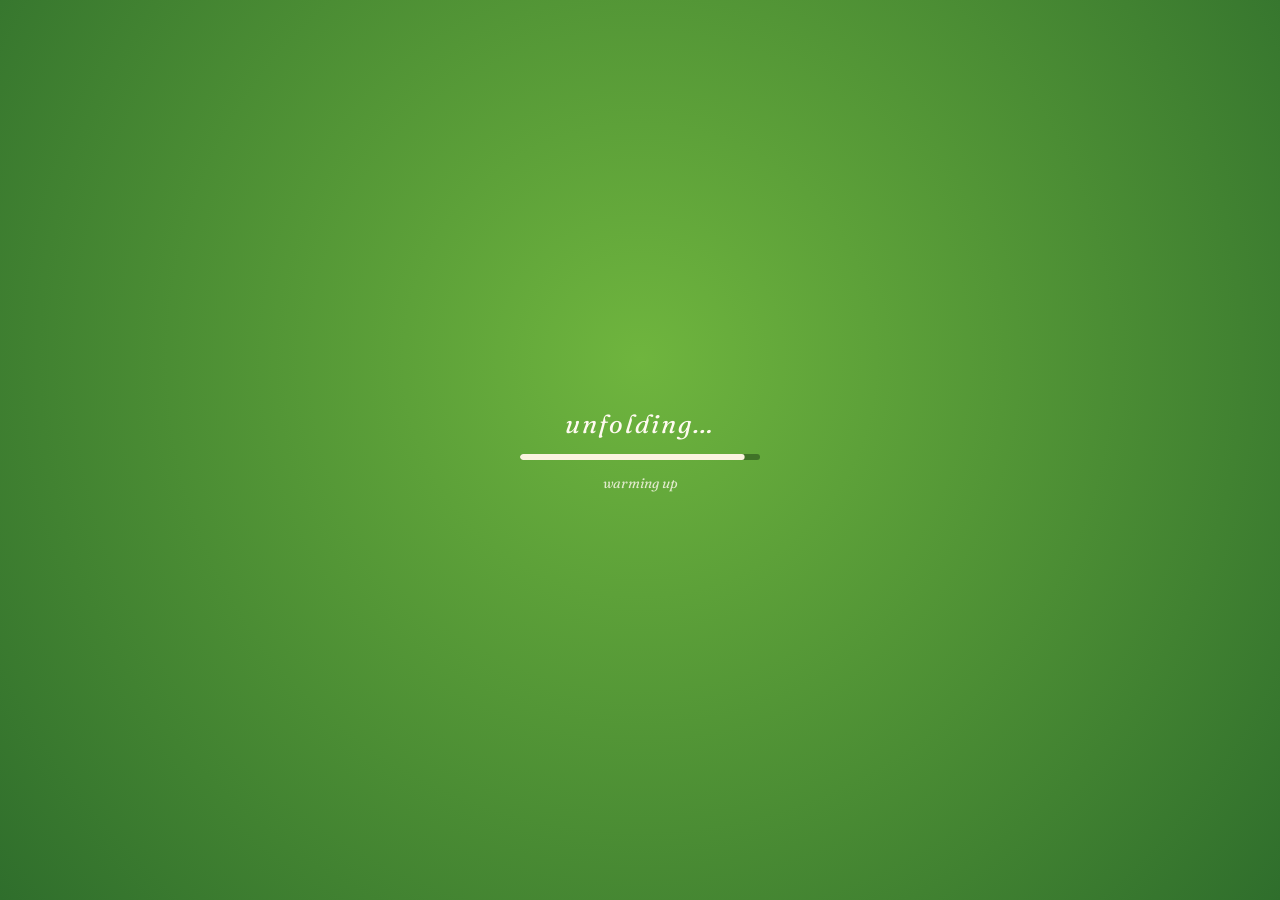
<file: index.html>
<!doctype html>
<html lang="en">
  <head>
    <meta charset="utf-8" />
    <meta name="viewport" content="width=device-width, initial-scale=1, maximum-scale=1, user-scalable=no, viewport-fit=cover" />
    <meta name="theme-color" content="#3d8a36" />
    <meta name="mobile-web-app-capable" content="yes" />
    <meta name="apple-mobile-web-app-capable" content="yes" />
    <meta name="apple-mobile-web-app-status-bar-style" content="black-translucent" />
    <meta name="description" content="An endless runner through worlds within worlds." />
    <title>EndlessRun</title>
    <link rel="manifest" href="manifest.webmanifest" />
    <link rel="icon" href="icon.svg" type="image/svg+xml" />
    <link rel="apple-touch-icon" href="icon.svg" />
    <!-- The loading screen's own look, here so it shows the moment the page
         arrives: the stylesheet loads alongside the code (see below) rather
         than holding the first paint up, and until it's in, nothing but the
         loading screen is shown. -->
    <style>
      html, body { margin: 0; height: 100%; overflow: hidden; background: #3d8a36; color: #fffaf0; font-family: 'Fraunces', Georgia, 'Times New Roman', serif; }
      html:not(.styled) body > :not(#ui):not(svg), html:not(.styled) #ui > :not(#loading) { display: none !important; }
      #loading { position: fixed; inset: 0; display: grid; place-items: center; align-content: center; gap: 14px; background: radial-gradient(circle at 50% 40%, #6fb53e, #2f6e2c); opacity: 1; visibility: visible; z-index: 50; }
      #loading:not(.show) { opacity: 0; visibility: hidden; pointer-events: none; transition: opacity 0.45s ease, visibility 0s linear 0.45s; }
      .loader-title { font-size: clamp(18px, 4vw, 26px); font-style: italic; letter-spacing: 0.08em; }
      .loader-bar { width: min(56vw, 240px); height: 6px; border-radius: 3px; background: rgba(20, 50, 18, 0.45); overflow: hidden; }
      .loader-bar i { display: block; height: 100%; width: 100%; border-radius: 3px; background: #fbf3e0; transform-origin: left; transform: scaleX(0); transition: transform 0.25s ease-out; }
      .loader-stage { margin: 0; min-height: 1.3em; font-size: 14px; font-style: italic; opacity: 0.8; }
      .loader-retry { display: none; font: italic 600 16px/1 'Fraunces', Georgia, serif; padding: 10px 18px; border: 2px solid #2a1d14; border-radius: 999px; background: #fbf3e0; color: #2a1d14; pointer-events: auto; cursor: pointer; }
      #loading.failed .loader-retry { display: block; }
      #loading.failed .loader-bar { display: none; }
    </style>
    <!-- release:start (written by tools/preload.py) -->
    <script type="importmap">
    {"imports":{"./src/main.js":"./src/main.js?v=f626dd43a8","./vendor/three/three.module.min.js":"./vendor/three/three.module.min.js?v=86bcee248b","./src/config.js":"./src/config.js?v=a0abd97c42","./src/render/shaders.js":"./src/render/shaders.js?v=8762252e1e","./src/render/textures.js":"./src/render/textures.js?v=6d802edcba","./src/game/game.js":"./src/game/game.js?v=5ba1ef0b8f","./src/game/runner-asset.js":"./src/game/runner-asset.js?v=820ba20132","./src/game/characters.js":"./src/game/characters.js?v=33189eeacd","./src/game/companions.js":"./src/game/companions.js?v=4e5c6d35dc","./src/world/index.js":"./src/world/index.js?v=f0cb629593","./src/world/world.js":"./src/world/world.js?v=2902d715fc","./src/game/prep.js":"./src/game/prep.js?v=e2e4f5b7a0","./src/core/input.js":"./src/core/input.js?v=60f061da86","./src/core/audio.js":"./src/core/audio.js?v=72e25c05c7","./src/ui/ui.js":"./src/ui/ui.js?v=c6880fafc3","./src/core/pacer.js":"./src/core/pacer.js?v=def43f8ae2","./src/core/quality.js":"./src/core/quality.js?v=8bfe731f23","./vendor/three/three.core.min.js":"./vendor/three/three.core.min.js?v=05b2609338","./src/render/candy.js":"./src/render/candy.js?v=a455b9b61f","./src/render/coast.js":"./src/render/coast.js?v=0663fd8f92","./src/core/rng.js":"./src/core/rng.js?v=abd1388a55","./src/render/particles.js":"./src/render/particles.js?v=f994d447a6","./src/game/course.js":"./src/game/course.js?v=1e674488dc","./src/game/chunks.js":"./src/game/chunks.js?v=f6cbbab127","./src/game/obstacles.js":"./src/game/obstacles.js?v=7e4a9fb5cb","./src/game/gems.js":"./src/game/gems.js?v=d65f5abdf4","./src/render/sparkles.js":"./src/render/sparkles.js?v=997ba51a70","./src/game/camera.js":"./src/game/camera.js?v=1260744e47","./src/game/portal.js":"./src/game/portal.js?v=6d3c037577","./src/game/dream.js":"./src/game/dream.js?v=4e124d06a9","./src/game/bubbles.js":"./src/game/bubbles.js?v=4258f1e8c6","./src/game/splash.js":"./src/game/splash.js?v=92b98edefe","./src/game/warp.js":"./src/game/warp.js?v=fb484729e7","./src/game/sands.js":"./src/game/sands.js?v=d0b8a8de44","./src/game/progress.js":"./src/game/progress.js?v=67f19c0593","./src/game/powers.js":"./src/game/powers.js?v=6f1eab5f09","./src/game/powerfx.js":"./src/game/powerfx.js?v=9a3afb67de","./src/game/wayfarer.js":"./src/game/wayfarer.js?v=8cc403e426","./src/game/explorer.js":"./src/game/explorer.js?v=90081e5006","./src/game/elder.js":"./src/game/elder.js?v=bab3fff0a0","./src/game/bunny.js":"./src/game/bunny.js?v=2b7d0f1765","./src/game/skater.js":"./src/game/skater.js?v=4bb8976a20","./src/game/samurai.js":"./src/game/samurai.js?v=1a6d4c07aa","./src/game/fisher.js":"./src/game/fisher.js?v=9dcc7f9fe2","./src/game/fox.js":"./src/game/fox.js?v=a81905a96b","./src/game/companion.js":"./src/game/companion.js?v=aadbff076e","./src/game/dragon.js":"./src/game/dragon.js?v=11e0b82cd0","./src/game/flyer.js":"./src/game/flyer.js?v=934fb13ac5","./src/game/pitcher.js":"./src/game/pitcher.js?v=861a45cc75","./src/game/sprout.js":"./src/game/sprout.js?v=6f41f0c5be","./src/game/thistle.js":"./src/game/thistle.js?v=255e570185","./src/game/scurrier.js":"./src/game/scurrier.js?v=6b72d24a5f","./src/game/crab.js":"./src/game/crab.js?v=1d0e301cc1","./src/game/scuttler.js":"./src/game/scuttler.js?v=574409ce76","./src/game/knotling.js":"./src/game/knotling.js?v=9601dbc5af","./src/game/roller.js":"./src/game/roller.js?v=379656cf31","./src/world/village.js":"./src/world/village.js?v=47d51ac366","./src/world/conservatory.js":"./src/world/conservatory.js?v=2e40981815","./src/world/forest.js":"./src/world/forest.js?v=a771bc0e32","./src/world/candy.js":"./src/world/candy.js?v=bfefc39dc7","./src/world/rooftops.js":"./src/world/rooftops.js?v=5252d9ae61","./src/world/corridor.js":"./src/world/corridor.js?v=e2e5a154c5","./src/world/causeway.js":"./src/world/causeway.js?v=769bab5fac","./src/world/hell.js":"./src/world/hell.js?v=b3ab1a8175","./src/world/time.js":"./src/world/time.js?v=ccadfa7690","./src/world/ocean.js":"./src/world/ocean.js?v=b53c74ec24","./src/world/coast.js":"./src/world/coast.js?v=4defad8761","./src/world/frost.js":"./src/world/frost.js?v=20f3330c81","./src/world/space.js":"./src/world/space.js?v=590468a61f","./src/render/batch.js":"./src/render/batch.js?v=ac0ce8dd63","./src/render/geo.js":"./src/render/geo.js?v=65235bbcb7","./src/world/planets.js":"./src/world/planets.js?v=0ae3276c9e","./src/world/river.js":"./src/world/river.js?v=9d1eb1658a","./src/game/drift.js":"./src/game/drift.js?v=1af79ddf31","./src/game/dust.js":"./src/game/dust.js?v=ea49fc9c99","./src/game/rig.js":"./src/game/rig.js?v=98e7195ada","./src/game/cloth.js":"./src/game/cloth.js?v=c7724fb614","./src/game/kit.js":"./src/game/kit.js?v=d22167362f","./src/game/outfit.js":"./src/game/outfit.js?v=af7aad6ba3","./src/game/player.js":"./src/game/player.js?v=6c458cb128","./src/game/spill.js":"./src/game/spill.js?v=796bd6ce32","./src/game/sparks.js":"./src/game/sparks.js?v=062d576e7f","./src/game/props.js":"./src/game/props.js?v=db53ab6b6e","./src/game/seeds.js":"./src/game/seeds.js?v=2d185d41e4","./src/game/splashes.js":"./src/game/splashes.js?v=4a8f28cdb0","./src/game/tank.js":"./src/game/tank.js?v=cf10a6fda0","./src/game/castline.js":"./src/game/castline.js?v=219637935e","./src/render/caster.js":"./src/render/caster.js?v=565e8d80bc","./src/game/knotshape.js":"./src/game/knotshape.js?v=817f689590","./src/world/shapes.js":"./src/world/shapes.js?v=a1fade4ae2","./src/world/whimsy.js":"./src/world/whimsy.js?v=dc69d92aa1","./src/world/gems.js":"./src/world/gems.js?v=2666c93eee","./src/world/lane-art.js":"./src/world/lane-art.js?v=2245aa0fec","./src/world/hall-art.js":"./src/world/hall-art.js?v=8e03e0086f","./src/game/hands.js":"./src/game/hands.js?v=85f5d3e561"}}
    </script>
    <script>
      window.__erV = {"assets/bunny/runner.bin":"0f8b99137b","assets/bunny/runner.bin.gz":"b3025ae4e5","assets/bunny/runner.json":"8cd202010f","assets/characters/bunny.webp":"e3e0700019","assets/characters/crab-face.webp":"d717e59b94","assets/characters/dragon-face.webp":"dec51580b3","assets/characters/elder.webp":"945970510d","assets/characters/explorer.webp":"4bd879e804","assets/characters/fisher.webp":"00f718bb6c","assets/characters/fox-face.webp":"08dcc02601","assets/characters/knot-face.webp":"39d974d108","assets/characters/pitcher-face.webp":"46a7e7bfb9","assets/characters/samurai.webp":"9ae98a0047","assets/characters/skater.webp":"55d60e95b9","assets/characters/thistle-face.webp":"bb3a0765a9","assets/characters/wayfarer.webp":"0add36b52b","assets/crab/runner.bin":"d85c98b519","assets/crab/runner.bin.gz":"cbf1a63ddc","assets/crab/runner.json":"1ecd983c37","assets/dragon/runner.bin":"4734f30ca6","assets/dragon/runner.bin.gz":"685c2dcf90","assets/dragon/runner.json":"89910583e0","assets/elder/runner.bin":"3bb617c731","assets/elder/runner.bin.gz":"6ea03273f3","assets/elder/runner.json":"2e32f2a9c5","assets/explorer/runner.bin":"ef158bed00","assets/explorer/runner.bin.gz":"89718af631","assets/explorer/runner.json":"4b76d23a65","assets/fisher/runner.bin":"617f0b8387","assets/fisher/runner.bin.gz":"fb2a09d69b","assets/fisher/runner.json":"1121190c11","assets/fox/runner.bin":"8299cb8bf0","assets/fox/runner.bin.gz":"c619d91fda","assets/fox/runner.json":"5725b10771","assets/pitcher/runner.bin":"c56e931b0d","assets/pitcher/runner.bin.gz":"254931fac0","assets/pitcher/runner.json":"fdfe8c0bd3","assets/runner/runner.bin":"cb870557be","assets/runner/runner.bin.gz":"71fb257ef9","assets/runner/runner.json":"2e59837f91","assets/samurai/runner.bin":"b7ed3cb4ea","assets/samurai/runner.bin.gz":"b393becba8","assets/samurai/runner.json":"bf48bcbf27","assets/skater/runner.bin":"f142fc2de9","assets/skater/runner.bin.gz":"2e6237af60","assets/skater/runner.json":"7257ae7223","assets/thistle/runner.bin":"d86591b083","assets/thistle/runner.bin.gz":"b7f03913e1","assets/thistle/runner.json":"dbe8fdcd43","css/style.css":"13f1776608"};
      window.__erStart = ["vendor/three/three.module.min.js","vendor/three/three.core.min.js","src/world/village.js","src/config.js","src/render/shaders.js","src/render/textures.js","src/game/game.js","src/game/runner-asset.js","src/game/characters.js","src/game/companions.js","src/world/index.js","src/world/world.js","src/game/prep.js","src/core/input.js","src/core/audio.js","src/ui/ui.js","src/core/pacer.js","src/core/quality.js","src/world/shapes.js","src/world/whimsy.js","src/world/gems.js","src/world/lane-art.js","src/render/geo.js","src/render/candy.js","src/render/coast.js","src/core/rng.js","src/render/particles.js","src/game/course.js","src/game/chunks.js","src/game/obstacles.js","src/game/gems.js","src/render/sparkles.js","src/game/camera.js","src/game/portal.js","src/game/dream.js","src/game/bubbles.js","src/game/splash.js","src/game/warp.js","src/game/sands.js","src/game/progress.js","src/game/powers.js","src/game/powerfx.js","src/render/batch.js","src/world/planets.js","src/world/river.js","src/game/drift.js","src/game/dust.js"];
      window.__erBy = {"assets/runner/":["src/game/wayfarer.js","src/game/rig.js","src/game/cloth.js","src/game/kit.js","src/game/outfit.js","src/game/player.js","src/render/caster.js","src/game/hands.js"],"assets/explorer/":["src/game/explorer.js","src/game/rig.js","src/game/cloth.js","src/game/kit.js","src/game/player.js","src/game/spill.js","src/render/caster.js","src/game/hands.js"],"assets/elder/":["src/game/elder.js","src/game/rig.js","src/game/cloth.js","src/game/kit.js","src/game/player.js","src/game/sparks.js","src/render/caster.js","src/game/hands.js"],"assets/bunny/":["src/game/bunny.js","src/game/rig.js","src/game/kit.js","src/game/player.js","src/game/props.js","src/game/seeds.js","src/render/caster.js","src/game/hands.js","src/game/spill.js"],"assets/skater/":["src/game/skater.js","src/game/rig.js","src/game/kit.js","src/game/player.js","src/render/caster.js","src/game/hands.js"],"assets/samurai/":["src/game/samurai.js","src/game/rig.js","src/game/kit.js","src/game/player.js","src/render/caster.js","src/game/hands.js"],"assets/fisher/":["src/game/fisher.js","src/game/rig.js","src/game/kit.js","src/game/player.js","src/game/splashes.js","src/game/tank.js","src/game/castline.js","src/render/caster.js","src/game/hands.js"],"assets/fox/":["src/game/fox.js","src/game/companion.js","src/game/kit.js","src/game/rig.js","src/render/caster.js"],"assets/dragon/":["src/game/dragon.js","src/game/flyer.js","src/game/kit.js","src/game/rig.js","src/render/caster.js"],"assets/pitcher/":["src/game/pitcher.js","src/game/sprout.js","src/game/kit.js","src/game/rig.js","src/render/caster.js","src/game/companion.js"],"assets/thistle/":["src/game/thistle.js","src/game/scurrier.js","src/game/kit.js","src/game/rig.js","src/render/caster.js","src/game/sparks.js","src/game/companion.js"],"assets/crab/":["src/game/crab.js","src/game/scuttler.js","src/game/kit.js","src/game/rig.js","src/render/caster.js","src/game/companion.js"]};
    </script>
    <!-- release:end -->
    <!-- What the game needs first, asked for at once, before any of its code
         has run: every module the title screen needs (the list above, from
         tools/preload.py), then the runner who ran last time and whoever ran
         with them - their modules and their models (src/game/runner-asset.js
         picks the models up). The game leaves the hint (er.assets) whenever
         someone's picked; on a first visit it's the two who run by default.
         And the stylesheet, alongside, without holding the loading screen up
         (the game waits for it before showing the title screen). -->
    <script>
      (function () {
        var V = window.__erV || {};
        var url = (window.__erUrl = function (p) {
          return V[p] ? p + '?v=' + V[p] : p;
        });
        var head = document.head;
        var map = {};
        try {
          if (HTMLScriptElement.supports && HTMLScriptElement.supports('importmap')) map = JSON.parse(document.querySelector('script[type=importmap]').textContent).imports;
        } catch (e) {
          /* no import maps here: the modules load as they are */
        }
        var wanted = {};
        var preload = function (p) {
          // (as the browser will name it when it's here: no leading ./)
          var href = (map['./' + p] || p).replace(/^\.\//, '');
          if (wanted[href]) return;
          wanted[href] = 1;
          var l = document.createElement('link');
          l.rel = 'modulepreload';
          l.href = href;
          head.appendChild(l);
        };
        (window.__erStart || []).forEach(preload);

        var bases = ['assets/explorer/', 'assets/fox/'];
        try {
          if (/[?&](runner|companion|manual)\b/.test(location.search)) bases = [];
          var saved = JSON.parse(localStorage.getItem('er.assets') || 'null');
          if (bases.length && Array.isArray(saved)) {
            bases = saved.filter(function (b) {
              return typeof b === 'string' && /^(assets\/[a-z0-9-]+\/|#[a-z0-9-]+)$/.test(b);
            });
          }
        } catch (e) {
          /* storage unavailable: the defaults */
        }
        var early = (window.__erAssets = {});
        // (the model packed, where the browser can unpack it: see runner-asset.js)
        var packed = typeof DecompressionStream === 'function';
        bases.slice(0, 2).forEach(function (b) {
          ((window.__erBy || {})[b] || []).forEach(preload);
          // (a companion with no model - '#' and their name - has only code)
          if (b.charAt(0) === '#') return;
          var bin = b + (packed ? 'runner.bin.gz' : 'runner.bin');
          var e = (early[b] = { json: fetch(url(b + 'runner.json')), bin: fetch(url(bin)), packed: packed });
          // (a failure is the loader's to deal with, if it ever asks)
          e.json.catch(function () {});
          e.bin.catch(function () {});
        });

        // (as a stylesheet for print, which no browser holds the page up
        // for, switched over once it's here)
        var css = document.createElement('link');
        window.__erCss = new Promise(function (done) {
          css.onload = css.onerror = function () {
            css.onload = css.onerror = null;
            css.media = 'all';
            document.documentElement.classList.add('styled');
            done();
          };
        });
        css.rel = 'stylesheet';
        css.media = 'print';
        css.setAttribute('fetchpriority', 'high');
        css.href = url('css/style.css');
        head.appendChild(css);

        // the loading screen's bar, while the code is still on its way: how
        // many of the modules asked for above are here (see ui.js for the rest)
        var all = Object.keys(wanted).length || 1;
        var got = {};
        window.__erCode = 0;
        try {
          new PerformanceObserver(function (list) {
            list.getEntries().forEach(function (e) {
              var p = e.name.replace(location.origin + location.pathname.replace(/[^/]*$/, ''), '');
              if (wanted[p] && !got[p]) {
                got[p] = 1;
                window.__erCode = Object.keys(got).length / all;
                var bar = document.querySelector('#loading .loader-bar i');
                if (bar && !window.__erLoader) bar.style.transform = 'scaleX(' + (0.3 * window.__erCode).toFixed(3) + ')';
              }
            });
          }).observe({ type: 'resource', buffered: true });
        } catch (e) {
          /* no resource timing: the bar starts once the code has run */
        }
      })();
    </script>
    <!-- If the game's code never starts (a file that failed to arrive, or
         one the browser couldn't run - an old copy kept from before an
         update, say), the loading screen says so and offers another go,
         rather than sitting on "fetching the code" for ever. Once the code
         is running (ui.js sets window.__erLoader) its own error screen takes
         over and this stands down. -->
    <script>
      (function () {
        var shown = false;
        var fail = function (why) {
          if (window.__erLoader || shown) return;
          var el = document.getElementById('loading');
          if (!el) return;
          shown = true;
          el.classList.add('failed');
          el.querySelector('.loader-title').textContent = "The game couldn't start.";
          el.querySelector('.loader-stage').textContent = why ? why : 'check the connection, then';
          el.querySelector('.loader-retry').onclick = function () {
            location.reload();
          };
          // (the stylesheet may not be in yet: show the screen regardless)
          document.documentElement.classList.add('styled');
        };
        // a file of the game's code that didn't arrive (capturing: such
        // errors don't bubble), or code the browser couldn't run
        window.addEventListener(
          'error',
          function (e) {
            var t = e.target;
            if (t && t.tagName === 'SCRIPT') fail('part of the code didn’t arrive');
            else if (t && t.tagName === 'LINK' && t.rel === 'modulepreload') return;
            else if (e.message) fail(String(e.message).slice(0, 160));
          },
          true
        );
        window.addEventListener('unhandledrejection', function (e) {
          var r = e.reason;
          fail(String((r && r.message) || r || '').slice(0, 160));
        });
        // and if it's simply taking far too long, a way to try again
        setTimeout(function () {
          if (window.__erLoader || shown) return;
          var b = document.querySelector('#loading .loader-retry');
          if (!b) return;
          b.style.display = 'block';
          b.onclick = function () {
            location.reload();
          };
        }, 20000);
      })();
    </script>
    <link rel="preconnect" href="https://fonts.googleapis.com" />
    <link rel="preconnect" href="https://fonts.gstatic.com" crossorigin />
    <!-- The typeface comes from another server, and a stylesheet in the head
         holds up both the first paint and the game's own script until it has
         answered (or failed to: a slow or blocked font server would hold the
         game up with it). So it's fetched as a stylesheet for print, which
         holds nothing up, and switched over once it's here; the text shows in
         the fallback serif until then, as it already did while the font file
         itself loaded (display=swap). -->
    <link
      rel="stylesheet"
      href="https://fonts.googleapis.com/css2?family=Fraunces:ital,opsz,wght@0,9..144,300;0,9..144,600;0,9..144,800;1,9..144,400;1,9..144,700&family=Lilita+One&display=swap"
      media="print"
      onload="this.media = 'all'"
    />
  </head>
  <body>
    <!-- the pearl icon's sheen (the Kelp Deep's counter), shared by every copy of it -->
    <svg width="0" height="0" style="position: absolute" aria-hidden="true">
      <defs>
        <linearGradient id="pearl-sheen" x1="0" y1="0" x2="1" y2="1">
          <stop offset="0" stop-color="#ffd6ec" />
          <stop offset="0.45" stop-color="#d4fff0" />
          <stop offset="1" stop-color="#cbd2ff" />
        </linearGradient>
        <radialGradient id="pearl-body" cx="0.38" cy="0.34" r="0.75">
          <stop offset="0" stop-color="#ffffff" />
          <stop offset="0.45" stop-color="#f7eaf1" />
          <stop offset="0.85" stop-color="#d8c8de" />
          <stop offset="1" stop-color="#b9a9c8" />
        </radialGradient>
      </defs>
    </svg>
    <canvas id="game" aria-label="Game view"></canvas>
    <div id="ink"></div>

    <div id="ui">
      <div id="loading" class="screen show">
        <div class="loader-title">unfolding…</div>
        <div class="loader-bar" aria-hidden="true"><i></i></div>
        <p class="loader-stage" aria-live="polite">fetching the code</p>
        <button class="loader-retry" type="button">Try again</button>
      </div>

      <div id="title" class="screen">
        <div class="title-top">
          <!-- The wordmark: built letter by letter by ui.js (each letter a
               cream or orange cut-out with an ink keyline and a hard ink
               shadow, like the cards), the first word over the second. -->
          <h1 id="logo" class="logo">EndlessRun</h1>
          <p class="tagline">a run through worlds within worlds</p>
          <p id="title-best" class="title-best" hidden>
            <svg class="best-ic" viewBox="0 0 24 24" aria-hidden="true"><path d="M3 8.5l4.6 3.6L12 4.5l4.4 7.6L21 8.5l-1.9 10H4.9z" /><path d="M5.2 21h13.6" /></svg>
            <span class="best-label">best</span> <b id="title-best-num">0</b>
          </p>
        </div>
        <div class="choose">
          <div id="pick" class="pick" role="radiogroup" aria-label="Choose who runs"></div>
          <p id="pick-line" class="pick-line" aria-live="polite"></p>
          <div id="pals" class="pals" role="radiogroup" aria-label="Choose who runs with you" hidden><span class="pals-label">with</span></div>
          <!-- the companion menu: their levels and abilities, bought with banked gems -->
          <button id="btn-palmenu" class="pill palmenu-btn" type="button" hidden><span class="bank-gem"><svg class="gem-ic" viewBox="0 0 24 21" aria-hidden="true"><path class="gem-body" d="M6 1.5h12l4.5 6.2L12 19.5 1.5 7.7z" /><path class="gem-cut" d="M1.5 7.7h21M6 1.5l3 6.2 3 11.8 3-11.8 3-6.2M9 7.7l3-6.2 3 6.2" /></svg></span><b id="title-bank">0</b><span class="palmenu-label">Companions</span></button>
        </div>
        <div class="title-bottom">
          <!-- the controls: on a keyboard, drawn as keys; on a touch screen,
               one line of swipes -->
          <div class="howto mouse-only">
            <div class="howto-item"><span class="key"><svg viewBox="0 0 24 24" aria-hidden="true"><path d="M12 20V5M5.5 11.2L12 4.6l6.5 6.6" /></svg></span><span>jump</span></div>
            <div class="howto-item"><span class="key down"><svg viewBox="0 0 24 24" aria-hidden="true"><path d="M12 20V5M5.5 11.2L12 4.6l6.5 6.6" /></svg></span><span>slide</span></div>
            <div class="howto-item"><span class="key-pair"><span class="key left"><svg viewBox="0 0 24 24" aria-hidden="true"><path d="M12 20V5M5.5 11.2L12 4.6l6.5 6.6" /></svg></span><span class="key right"><svg viewBox="0 0 24 24" aria-hidden="true"><path d="M12 20V5M5.5 11.2L12 4.6l6.5 6.6" /></svg></span></span><span>dodge</span></div>
          </div>
          <p class="swipes touch-only"><span class="swipes-label">swipe</span> <span class="sw"><b aria-hidden="true">↑</b> jump</span> <span class="sw"><b aria-hidden="true">↓</b> slide</span> <span class="sw"><b aria-hidden="true">← →</b> dodge</span></p>
          <button id="btn-begin" class="begin" type="button"><span class="touch-only">Tap to begin</span><span class="mouse-only">Begin <small>or press space</small></span></button>
        </div>
        <button id="btn-sound-2" class="round sound-toggle title-sound" aria-label="Mute sound" aria-pressed="false"><svg class="ic-speaker" viewBox="0 0 24 24" aria-hidden="true"><path class="spk-body" d="M3.5 9h3.8L12.5 4.6v14.8L7.3 15H3.5z" /><path class="spk-on" d="M15.6 9.2a4 4 0 0 1 0 5.6M18.3 6.5a7.8 7.8 0 0 1 0 11" /><path class="spk-off" d="M16 9.3l5 5.4M21 9.3l-5 5.4" /></svg></button>
      </div>

      <div id="scorebox" aria-live="off">
        <div class="score-row">
          <div class="score-pill"><span id="score-num">0</span></div>
          <div id="score-mult" class="score-mult" aria-label="Worlds come through">0</div>
        </div>
        <div id="gem-pill" class="gem-pill" aria-label="Gems collected">
          <svg class="gem-ic" viewBox="0 0 24 21" aria-hidden="true"><path class="gem-body" d="M6 1.5h12l4.5 6.2L12 19.5 1.5 7.7z" /><path class="gem-cut" d="M1.5 7.7h21M6 1.5l3 6.2 3 11.8 3-11.8 3-6.2M9 7.7l3-6.2 3 6.2" /></svg>
          <svg class="pearl-ic" viewBox="0 0 24 24" aria-hidden="true"><circle class="pearl-body" cx="12" cy="12" r="9.6" /><circle cx="12" cy="12" r="8.6" fill="url(#pearl-sheen)" opacity="0.42" /><ellipse cx="9" cy="8.4" rx="2.6" ry="1.7" transform="rotate(-35 9 8.4)" fill="#fff" opacity="0.95" /></svg>
          <span id="gem-num">0</span>
          <span id="gem-double" class="gem-double" aria-label="Gems count double">×2</span>
        </div>
        <div id="score-pops"></div>
        <div id="score-best" class="score-best">new best!</div>
      </div>

      <div id="hud">
        <button id="btn-pause" class="round" aria-label="Pause"><span class="ic-pause"></span></button>
        <button id="btn-sound" class="round sound-toggle" aria-label="Mute sound" aria-pressed="false"><svg class="ic-speaker" viewBox="0 0 24 24" aria-hidden="true"><path class="spk-body" d="M3.5 9h3.8L12.5 4.6v14.8L7.3 15H3.5z" /><path class="spk-on" d="M15.6 9.2a4 4 0 0 1 0 5.6M18.3 6.5a7.8 7.8 0 0 1 0 11" /><path class="spk-off" d="M16 9.3l5 5.4M21 9.3l-5 5.4" /></svg></button>
      </div>

      <!-- the companion's abilities: one button for each unlocked (keys 1-3) -->
      <div id="powers" class="powers" aria-label="Companion abilities"></div>
      <div id="power-note" class="power-note" aria-live="polite"></div>
      <!-- an ability's first times ready: what it does, pointing at its button -->
      <div id="power-tip" class="power-tip" aria-live="polite"><span class="pt-head"><b></b> ready · <span class="pt-how"></span></span><span class="pt-what"></span></div>
      <!-- World Fold: Iris's portal, closing over the screen and opening on the next world -->
      <div id="fold" class="fold" aria-hidden="true"></div>

      <div id="toast"><span class="num"></span><span class="name"></span></div>

      <div id="countdown" class="countdown" aria-live="assertive"></div>

      <div id="hint">
        <div class="hint-icon"></div>
        <div class="hint-text"></div>
      </div>

      <div id="pause" class="screen modal">
        <div class="card">
          <h2>Paused</h2>
          <p class="sub">score <b id="pause-score">0</b> · gems <b id="pause-gems">0</b><span id="pause-worth"></span></p>
          <button id="btn-resume" class="btn primary">Resume</button>
          <button id="btn-restart" class="btn">Start over</button>
          <button id="btn-title" class="btn quiet">Choose runner</button>
        </div>
      </div>

      <div id="crash" class="screen modal">
        <div class="card">
          <!-- (one column on a phone held upright; on a short, wide screen the
               tally on the left and what to do next on the right, so every
               button shows without scrolling) -->
          <div class="crash-main">
          <h2>Oof.</h2>
          <div id="crash-new" class="ribbon">new best!</div>
          <div class="tally">
            <div class="tally-row"><span>score</span><b id="crash-score">0</b></div>
            <div class="tally-row gems"><span>gems</span><b id="crash-gems">0</b></div>
            <div class="tally-row best"><span>best <small id="crash-short" class="crash-short"></small></span><b id="crash-best">0</b></div>
          </div>
          <div id="exchange" class="exchange">
            <button id="btn-exchange" class="btn gem">
              <span class="ex-ic"><svg class="gem-ic" viewBox="0 0 24 21" aria-hidden="true"><path class="gem-body" d="M6 1.5h12l4.5 6.2L12 19.5 1.5 7.7z" /><path class="gem-cut" d="M1.5 7.7h21M6 1.5l3 6.2 3 11.8 3-11.8 3-6.2M9 7.7l3-6.2 3 6.2" /></svg><svg class="pearl-ic" viewBox="0 0 24 24" aria-hidden="true"><circle class="pearl-body" cx="12" cy="12" r="9.6" /><circle cx="12" cy="12" r="8.6" fill="url(#pearl-sheen)" opacity="0.42" /><ellipse cx="9" cy="8.4" rx="2.6" ry="1.7" transform="rotate(-35 9 8.4)" fill="#fff" opacity="0.95" /></svg></span>
              <span class="ex-label">Exchange gems</span>
              <span class="ex-pts">+<b id="exchange-pts">0</b></span>
            </button>
            <span class="or">or</span>
            <button id="btn-bank" class="btn gem bank">
              <span class="ex-ic"><svg class="bank-ic" viewBox="0 0 24 24" aria-hidden="true"><path d="M4 10.5h16v8.5a1.5 1.5 0 0 1-1.5 1.5h-13A1.5 1.5 0 0 1 4 19z" /><path d="M3 10.5l9-6.5 9 6.5" /><path d="M9.5 15.5h5" /></svg></span>
              <span class="ex-label">Bank gems</span>
              <span class="ex-pts bank-pts">→ <b id="bank-after">0</b></span>
            </button>
            <p id="exchange-note" class="exchange-note"></p>
          </div>
          <!-- the companion running with you: their next level, bought here with banked gems -->
          <div id="upgrade" class="upgrade" hidden>
            <span class="up-face"><img id="up-face" alt="" draggable="false" /></span>
            <span class="up-text"><span id="up-who" class="up-who"></span><span id="up-next" class="up-next"></span></span>
            <button id="btn-buy" class="btn buy" type="button"></button>
          </div>
          <p class="bank-line"><span class="bank-gem"><svg class="gem-ic" viewBox="0 0 24 21" aria-hidden="true"><path class="gem-body" d="M6 1.5h12l4.5 6.2L12 19.5 1.5 7.7z" /><path class="gem-cut" d="M1.5 7.7h21M6 1.5l3 6.2 3 11.8 3-11.8 3-6.2M9 7.7l3-6.2 3 6.2" /></svg></span><b id="crash-bank">0</b> banked · <button id="btn-palmenu-2" class="link" type="button">companions</button></p>
          </div>
          <div class="crash-actions">
          <p class="sub">Dust off and keep going?</p>
          <button id="btn-continue" class="btn primary">Continue <small id="continue-count">1 left</small></button>
          <button id="btn-again" class="btn">Run again</button>
          <button id="btn-title-2" class="btn quiet">Choose runner</button>
          </div>
        </div>
      </div>

      <div id="palmenu" class="screen modal palmenu" role="dialog" aria-modal="true" aria-labelledby="palmenu-title">
        <div class="card wide">
          <!-- (the header stays put, its close button always in reach; the
               rest scrolls inside the card) -->
          <header class="palmenu-head">
            <h2 id="palmenu-title">Companions</h2>
            <p class="palmenu-bank"><span class="bank-gem"><svg class="gem-ic" viewBox="0 0 24 21" aria-hidden="true"><path class="gem-body" d="M6 1.5h12l4.5 6.2L12 19.5 1.5 7.7z" /><path class="gem-cut" d="M1.5 7.7h21M6 1.5l3 6.2 3 11.8 3-11.8 3-6.2M9 7.7l3-6.2 3 6.2" /></svg></span><b id="menu-bank">0</b> banked</p>
            <button id="btn-palmenu-close" class="round palmenu-close" type="button" aria-label="Close">✕</button>
          </header>
          <div id="palmenu-scroll" class="palmenu-scroll">
            <p class="sub">Bank gems after a run to bring them on. Every level adds an ability; abilities are free to use, each on its own cooldown.</p>
            <div id="palmenu-list" class="palmenu-list"></div>
          </div>
        </div>
      </div>

      <pre id="stats"></pre>
    </div>

    <script type="module" src="src/main.js?v=f626dd43a8"></script>
  </body>
</html>
</file>
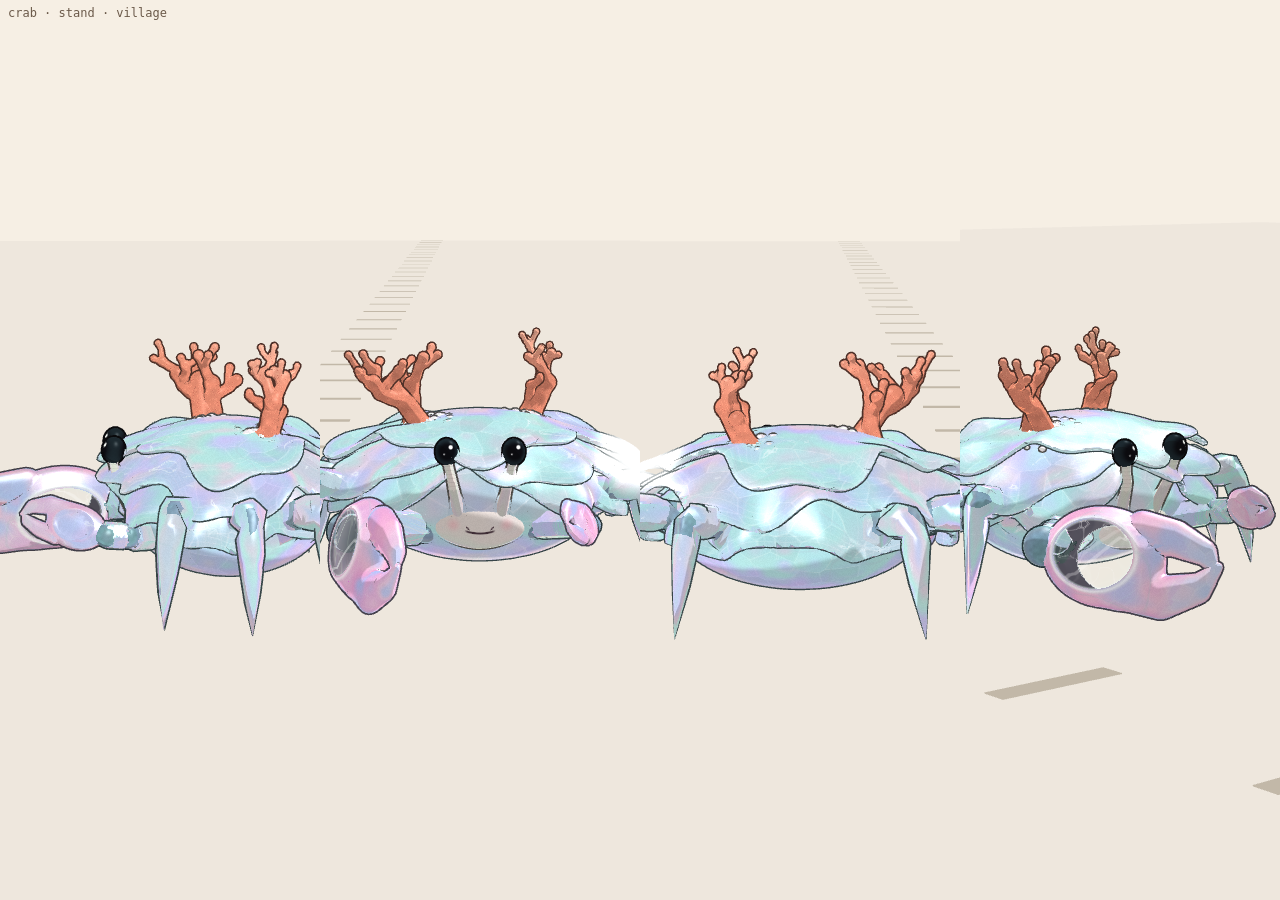
<file: tools/runner/crab.html>
<!doctype html>
<html lang="en">
  <head>
    <meta charset="utf-8" />
    <title>Crab viewer</title>
    <style>
      html, body { margin: 0; height: 100%; background: #f6efe4; overflow: hidden; }
      canvas { display: block; }
      #label { position: fixed; left: 8px; top: 6px; font: 12px ui-monospace, monospace; color: #6b5a4a; }
    </style>
  </head>
  <body>
    <div id="label"></div>
    <script type="module">
      // Shoal, the giant opal crab, turned round like a reference sheet, or a
      // film strip of him moving. Serve the repository root and open
      // tools/runner/crab.html.
      //   ?pose=stand|sit|run|leap|duck|smash|resonate   what he's doing
      //   &t=<s>        how long into it (leap: how long he runs first; smash:
      //                 how long before he swings)
      //   &v=<m/s>      his pace over the ground
      //   &world=<id>   the world he's in (village, forest, candy, coast, ...);
      //                 &from=<id> the world he's just come from (his colours
      //                 caught turning: &t after the change)
      //   &views=left,front,back,right,three,backThree,top,game   one view each
      //   &strip=<n>&every=<frames>   ...or a film strip of the first view
      //   &zoom=, &y=, &z=, &up=   framing; &ink=0 hides the outline
      //   &bg=0         a transparent background (for portraits)
      //   &look=camera  his eyes (and a tilt) turned to you; &happy=1 smiling
      //   &grow=<0..1>  grown for the bulldozer
      //   &crabwise=<rad>  turned side on to the way he runs (1.57: a crab's
      //                 own gait, his right side leading)
      import * as THREE from '../../vendor/three/three.module.min.js';
      import { shared } from '../../src/render/shaders.js';
      import { makeMarksTexture, makeNoiseTexture } from '../../src/render/textures.js';
      import { loadRunner } from '../../src/game/runner-asset.js';
      import { Crab } from '../../src/game/crab.js';
      import { WORLD_ORDER } from '../../src/world/index.js';
      import { CONFIG } from '../../src/config.js';

      const q = new URLSearchParams(location.search);
      const world = q.get('world') || 'village';
      const entry = WORLD_ORDER.find((e) => e.id === world) || WORLD_ORDER[0];
      const def = (await entry.load()).default;
      const pose = q.get('pose') || 'stand';
      const T = Number(q.get('t') || 1.2);
      const strip = Number(q.get('strip') || 0);
      const every = Number(q.get('every') || 3);
      const views = strip ? Array(strip).fill((q.get('views') || 'left').split(',')[0]) : (q.get('views') || 'left,front,back,three').split(',');
      const zoom = Number(q.get('zoom') || 1);
      const focusY = Number(q.get('y') || 0.45);
      const focusZ = Number(q.get('z') || -0.2);
      const transparent = q.get('bg') === '0';
      const renderer = new THREE.WebGLRenderer({ antialias: true, alpha: transparent, preserveDrawingBuffer: true });
      if (transparent) document.body.style.background = document.documentElement.style.background = 'transparent';
      renderer.setPixelRatio(Math.min(2, devicePixelRatio));
      renderer.setSize(innerWidth, innerHeight);
      renderer.autoClear = false;
      document.body.appendChild(renderer.domElement);
      shared.uMarks.value = makeMarksTexture();
      shared.uNoise.value = makeNoiseTexture();
      shared.uResolution.value.set(innerWidth, innerHeight);
      const asset = await loadRunner('../../assets/crab/');
      const cr = new Crab(def.env, asset);
      window.cr = cr;
      cr.u.uSunColor.value.set(0, 0, 0);
      const scene = new THREE.Scene();
      for (const o of cr.objects) if (o !== cr.shadow) scene.add(o);
      if (q.get('ink') === '0') cr.inkMesh.visible = false;
      const groundCol = new THREE.Color(q.get('ground') || '#d9ccb8');
      const ground = new THREE.Mesh(new THREE.PlaneGeometry(60, 60).rotateX(-Math.PI / 2), new THREE.MeshBasicMaterial({ color: groundCol }));
      ground.position.y = -0.001;
      if (!transparent) scene.add(ground);
      // (a stripe every metre, so you can see him go - and see them through
      // the window in his claw)
      for (let k = -30; k <= 30 && !transparent; k++) {
        const m = new THREE.Mesh(new THREE.BoxGeometry(0.4, 0.004, 0.08), new THREE.MeshBasicMaterial({ color: 0x8a7a64 }));
        m.position.set(0.9, 0, -k);
        scene.add(m);
      }
      const yaws = { front: 0, left: -Math.PI / 2, back: Math.PI, right: Math.PI / 2, three: 0.7, threeL: -0.7, backThree: Math.PI - 0.7, top: 0 };
      const w = innerWidth / views.length;
      renderer.setClearColor(0xf6efe4, transparent ? 0 : 1);
      renderer.clear();
      let travel = 0;
      const cam = new THREE.PerspectiveCamera(26 / zoom, w / innerHeight, 0.1, 80);
      function render(i) {
        const name = views[i];
        if (name === 'game') {
          // the runner's camera: the runner a lane to his left, a little behind him
          cam.fov = 76;
          cam.aspect = w / innerHeight;
          cam.updateProjectionMatrix();
          const rx = x - 2.4, rz = -travel + 1.5;
          cam.position.set(rx, CONFIG.camera.height, rz + CONFIG.camera.back);
          cam.lookAt(rx, CONFIG.camera.lookHeight, rz - CONFIG.camera.lookAhead);
        } else {
          cam.fov = 26 / zoom;
          cam.aspect = w / innerHeight;
          cam.updateProjectionMatrix();
          const a = yaws[name] ?? 0;
          const d = 6.2;
          const up = name === 'top' ? 6 : Number(q.get('up') || 0.9);
          const fy = focusY + (q.get('follow') === '0' ? 0 : y * 0.85);
          cam.position.set(Math.sin(a) * d + x, fy + up, focusZ - Math.cos(a) * d - travel);
          cam.lookAt(x, fy, focusZ - travel);
        }
        shared.uCamPos.value.copy(cam.position);
        renderer.setViewport(i * w, 0, w, innerHeight);
        renderer.setScissor(i * w, 0, w, innerHeight);
        renderer.setScissorTest(true);
        renderer.render(scene, cam);
      }

      // --- the simulation ---------------------------------------------------
      const dt = 1 / 60;
      const C = { ...CONFIG.companion, ...(CONFIG.companion.crab || {}) };
      const v = Number(q.get('v') || 10);
      const G = C.gravity;
      const jump = pose === 'leap' ? C.leap : 0;
      const wind = (C.windup && C.windup.leap) || 0.1;
      const at = new THREE.Vector3();
      const qi = new THREE.Quaternion();
      const vel = new THREE.Vector3();
      let y = 0, vy = 0, x = 0, air = null, crouch = null, jumped = false, smashed = false;
      cr.world = q.get('from') || world;
      const cw = Number(q.get('crabwise') || 0);
      const cwQ = new THREE.Quaternion().setFromAxisAngle(new THREE.Vector3(0, 1, 0), cw);
      function step(i) {
        const s = i * dt;
        const moving = pose === 'run' || pose === 'leap' || pose === 'duck' || pose === 'smash' || pose === 'resonate';
        if (q.get('from') && s >= 0.5) cr.world = world;
        if (jump && !jumped && s >= T) {
          crouch = { t: 0 };
          jumped = true;
        }
        if (crouch) {
          crouch.t += dt;
          if (crouch.t >= wind) {
            crouch = null;
            vy = Math.sqrt(2 * G * jump);
            air = { t: 0, T: (2 * vy) / G };
          }
        }
        if (air) {
          y += vy * dt - 0.5 * G * dt * dt;
          vy -= G * dt;
          air.t += dt;
          if (y <= 0 && vy < 0) {
            y = 0;
            cr.land(Math.min(1.4, -vy / 8));
            vy = 0;
            air = null;
          }
        }
        if (pose === 'smash') {
          cr.dozer = Math.min(1, s / 0.8);
          if (!smashed && s >= T) {
            smashed = true;
            cr.smash(1);
          }
        } else cr.dozer = Number(q.get('grow') || 0);
        cr.resonate = pose === 'resonate' ? 1 : 0;
        cr.lowTarget = pose === 'duck' ? 1 : 0;
        if (moving) travel += v * dt;
        vel.set(0, air ? vy : 0, moving ? -v : 0);
        at.set(x, y, -travel);
        cr.place(at, qi, 0, 0);
        if (cw) cr.root.quaternion.multiply(cwQ);
        cr.crabwise = cw;
        cr.happy = Number(q.get('happy') || 0);
        if (q.get('look') === 'camera') {
          cr.lookAt = new THREE.Vector3(0, 0.6, -6);
          cr.lookW = 1;
        }
        let ctx;
        if (air) ctx = { speed: v, vel, mode: 'air', airT: air.t, airDur: air.T, airKind: pose, fall: G };
        else if (moving) ctx = { speed: v, vel, mode: 'run', crouch: crouch ? crouch.t / wind : 0, crouchKind: pose, lat: 0 };
        else ctx = { speed: 0, vel, mode: pose === 'sit' ? 'sit' : 'stand' };
        cr.update(dt, ctx);
        cr.after(-travel, travel);
      }
      const start = Math.max(1, Math.round((q.has('from') ? 0.5 + T : jump ? Math.max(0.5, T - 0.05) : T) / dt));
      let frame = 0;
      for (; frame < start; frame++) step(frame);
      if (strip) {
        for (let i = 0; i < views.length; i++) {
          render(i);
          for (let k = 0; k < every; k++) step(frame++);
        }
      } else views.forEach((_, i) => render(i));
      document.getElementById('label').textContent = transparent ? '' : `crab · ${pose} · ${world}${strip ? ` · every ${every} frames` : ''}`;
      window.__ready = true;
      window.done = true;
    </script>
  </body>
</html>
</file>
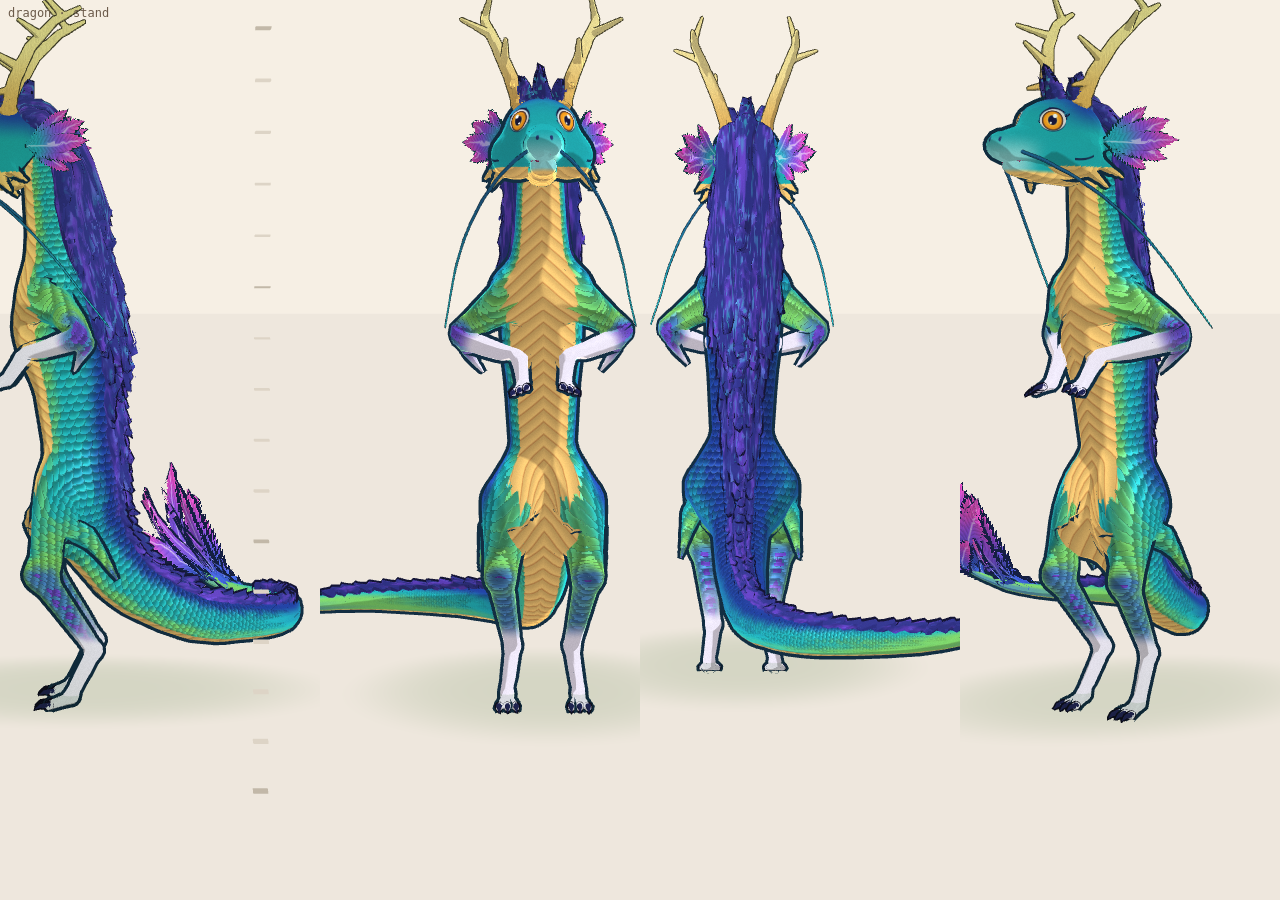
<file: tools/runner/dragon.html>
<!doctype html>
<html lang="en">
  <head>
    <meta charset="utf-8" />
    <title>Dragon viewer</title>
    <style>
      html, body { margin: 0; height: 100%; background: #f6efe4; overflow: hidden; }
      canvas { display: block; }
      #label { position: fixed; left: 8px; top: 6px; font: 12px ui-monospace, monospace; color: #6b5a4a; }
    </style>
  </head>
  <body>
    <div id="label"></div>
    <script type="module">
      // Iris turned round like her reference sheet, or a film strip of her
      // moving. Serve the repository root and open tools/runner/dragon.html.
      //   ?pose=stand|crouch|fly|weave|loop|corkscrew|land   what she's doing
      //   &t=<s>        how long into it
      //   &v=<m/s>      the runner's pace (flying: the road streams past)
      //   &views=left,front,back,right,three,backThree,top,chase   one view
      //                 each...
      //   &strip=<n>&every=<frames>   ...or a film strip: n frames of the
      //                 first view, every so many frames apart (60 a second)
      //   &zoom=, &y=, &up=, &dist=, &fx=, &fz=   framing (fx, fz: the
      //                 point looked at, standing); &shells=0, &ink=0 hide
      //                 layers
      //   &bg=0         a transparent background (for portraits)
      // Flying, the camera rides along with her (her path is laid in a frame
      // moving at the pace, as the game's is).
      import * as THREE from '../../vendor/three/three.module.min.js';
      import { shared } from '../../src/render/shaders.js';
      import { makeMarksTexture, makeNoiseTexture } from '../../src/render/textures.js';
      import { loadRunner } from '../../src/game/runner-asset.js';
      import { Dragon } from '../../src/game/dragon.js';
      import { WORLD_ORDER } from '../../src/world/index.js';
      // (the worlds' modules, loaded as the game loads them)
      const WORLD_DEFS = await Promise.all(WORLD_ORDER.map((e) => e.load().then((m) => m.default)));

      const q = new URLSearchParams(location.search);
      const pose = q.get('pose') || 'stand';
      const T = Number(q.get('t') || 2);
      const strip = Number(q.get('strip') || 0);
      const every = Number(q.get('every') || 3);
      const views = strip ? Array(strip).fill((q.get('views') || 'left').split(',')[0]) : (q.get('views') || 'left,front,back,three').split(',');
      const zoom = Number(q.get('zoom') || 1);
      const transparent = q.get('bg') === '0';
      const renderer = new THREE.WebGLRenderer({ antialias: true, alpha: transparent, preserveDrawingBuffer: true });
      renderer.setPixelRatio(Math.min(2, devicePixelRatio));
      renderer.setSize(innerWidth, innerHeight);
      renderer.autoClear = false;
      document.body.appendChild(renderer.domElement);
      if (transparent) document.body.style.background = document.documentElement.style.background = 'transparent';
      shared.uMarks.value = makeMarksTexture();
      shared.uNoise.value = makeNoiseTexture();
      shared.uResolution.value.set(innerWidth, innerHeight);
      const asset = await loadRunner('../../assets/dragon/');
      const env = WORLD_DEFS[Number(q.get('world') || 0)].env;
      const dr = new Dragon(env, asset);
      dr.u.uSunColor.value.set(0, 0, 0);
      const scene = new THREE.Scene();
      scene.add(dr.root);
      if (!transparent) scene.add(dr.shadow);
      if (q.get('shells') === '0') dr.furMesh.visible = false;
      if (q.get('ink') === '0') dr.inkMesh.visible = false;
      const ground = new THREE.Mesh(new THREE.PlaneGeometry(400, 400).rotateX(-Math.PI / 2), new THREE.MeshBasicMaterial({ color: 0xd9ccb8 }));
      ground.position.y = -0.001;
      if (!transparent) scene.add(ground);
      const marks = new THREE.Group();
      for (let k = 0; k <= 20; k++) {
        const m = new THREE.Mesh(new THREE.BoxGeometry(0.03, 0.004, 0.03), new THREE.MeshBasicMaterial({ color: k % 5 ? 0xb8a890 : 0x8a7a64 }));
        m.position.set(-0.9, k * 0.1, 0.4);
        marks.add(m);
      }
      if (!transparent) scene.add(marks);
      const cam = new THREE.PerspectiveCamera(24 / zoom, innerWidth / views.length / innerHeight, 0.1, 80);
      const yaws = { front: 0, left: -Math.PI / 2, back: Math.PI, right: Math.PI / 2, three: -0.7, backThree: Math.PI - 0.7, top: 0, chase: Math.PI };
      const w = innerWidth / views.length;
      renderer.setClearColor(0xf6efe4, transparent ? 0 : 1);
      renderer.clear();
      const focus = new THREE.Vector3();
      function render(i) {
        const name = views[i];
        const a = yaws[name] ?? 0;
        const d = Number(q.get('dist') || (pose === 'stand' || pose === 'crouch' ? 5.2 : 8));
        const up = name === 'top' ? d : name === 'chase' ? 2.8 : Number(q.get('up') || 0.4);
        const fy = q.has('y') ? Number(q.get('y')) : focus.y;
        cam.position.set(focus.x + Math.sin(a) * d, fy + up, focus.z - Math.cos(a) * d);
        cam.lookAt(focus.x, fy, focus.z - (name === 'chase' ? 3 : 0));
        shared.uCamPos.value.copy(cam.position);
        renderer.setViewport(i * w, 0, w, innerHeight);
        renderer.setScissor(i * w, 0, w, innerHeight);
        renderer.setScissorTest(true);
        renderer.render(scene, cam);
      }

      // --- the simulation ---------------------------------------------------
      const dt = 1 / 60;
      const v = Number(q.get('v') || (pose === 'stand' || pose === 'crouch' ? 0 : 14));
      const head = new THREE.Vector3();
      const prev = new THREE.Vector3();
      const vel = new THREE.Vector3();
      const spot = new THREE.Vector3();
      let frameZ = 0;
      const ctx = { mode: 'fly', head, vel, frameZ: 0, wind: 5, speed: v, spot, yaw: 0, swim: 1, spin: 0, upright: 1 };
      // where her head flies, in the frame (x across, y up, z: - ahead)
      function path(t, out) {
        if (pose === 'weave') return out.set(1.6 * Math.sin(t * 1.3), 1.5 + 0.5 * Math.sin(t * 0.9), -1 + 1.2 * Math.sin(t * 0.6));
        if (pose === 'loop') {
          const k = Math.min(1, Math.max(0, (t - T) / 1.5));
          const e = k * k * (3 - 2 * k);
          const a = e * Math.PI * 2;
          return out.set(0, 1.6 + 1.2 * (1 - Math.cos(a)), -1.2 * Math.sin(a));
        }
        return out.set(0.4 * Math.sin(t * 0.7), 1.5 + 0.15 * Math.sin(t * 1.1), 0);
      }
      function step(i) {
        const t = i * dt;
        frameZ -= v * dt;
        ctx.frameZ = frameZ;
        ctx.speed = v;
        ctx.wind = 3.5 + 0.2 * v;
        if (pose === 'stand' || pose === 'crouch' || (pose === 'land' && t > T)) {
          ctx.mode = pose === 'crouch' ? 'crouch' : 'stand';
          spot.set(0, 0, frameZ);
          dr.standHead(spot, 0, ctx.mode, head);
        } else {
          ctx.mode = 'fly';
          path(t, head);
          head.z += frameZ;
        }
        ctx.spin = pose === 'corkscrew' && t > T && t < T + 1.2 ? Math.PI * 2 / 1.2 : 0;
        ctx.upright = pose === 'loop' && t > T && t < T + 1.6 ? 0 : 1;
        if (i === 0) prev.copy(head);
        vel.subVectors(head, prev).divideScalar(dt);
        prev.copy(head);
        dr.update(dt, ctx);
        focus.copy(dr.P[pose === 'stand' ? 6 : 9]);
        if (pose === 'stand' || pose === 'crouch') focus.set(Number(q.get('fx') || 0.15), 0.6, frameZ + Number(q.get('fz') || 0.2));
      }
      const start = Math.max(1, Math.round((q.has('from') ? Number(q.get('from')) : T) / dt));
      let frame = 0;
      for (; frame < start; frame++) step(frame);
      if (strip) {
        for (let i = 0; i < views.length; i++) {
          render(i);
          for (let k = 0; k < every; k++) step(frame++);
        }
      } else views.forEach((_, i) => render(i));
      document.getElementById('label').textContent = transparent ? '' : `dragon · ${pose}${strip ? ` · every ${every} frames` : ''}`;
      // (for poking at her from the console: change something, then render())
      window.__view = { dr, scene, shared, renderer, render: () => { renderer.setScissorTest(false); renderer.clear(); views.forEach((_, i) => render(i)); } };
      window.__ready = true;
    </script>
  </body>
</html>
</file>
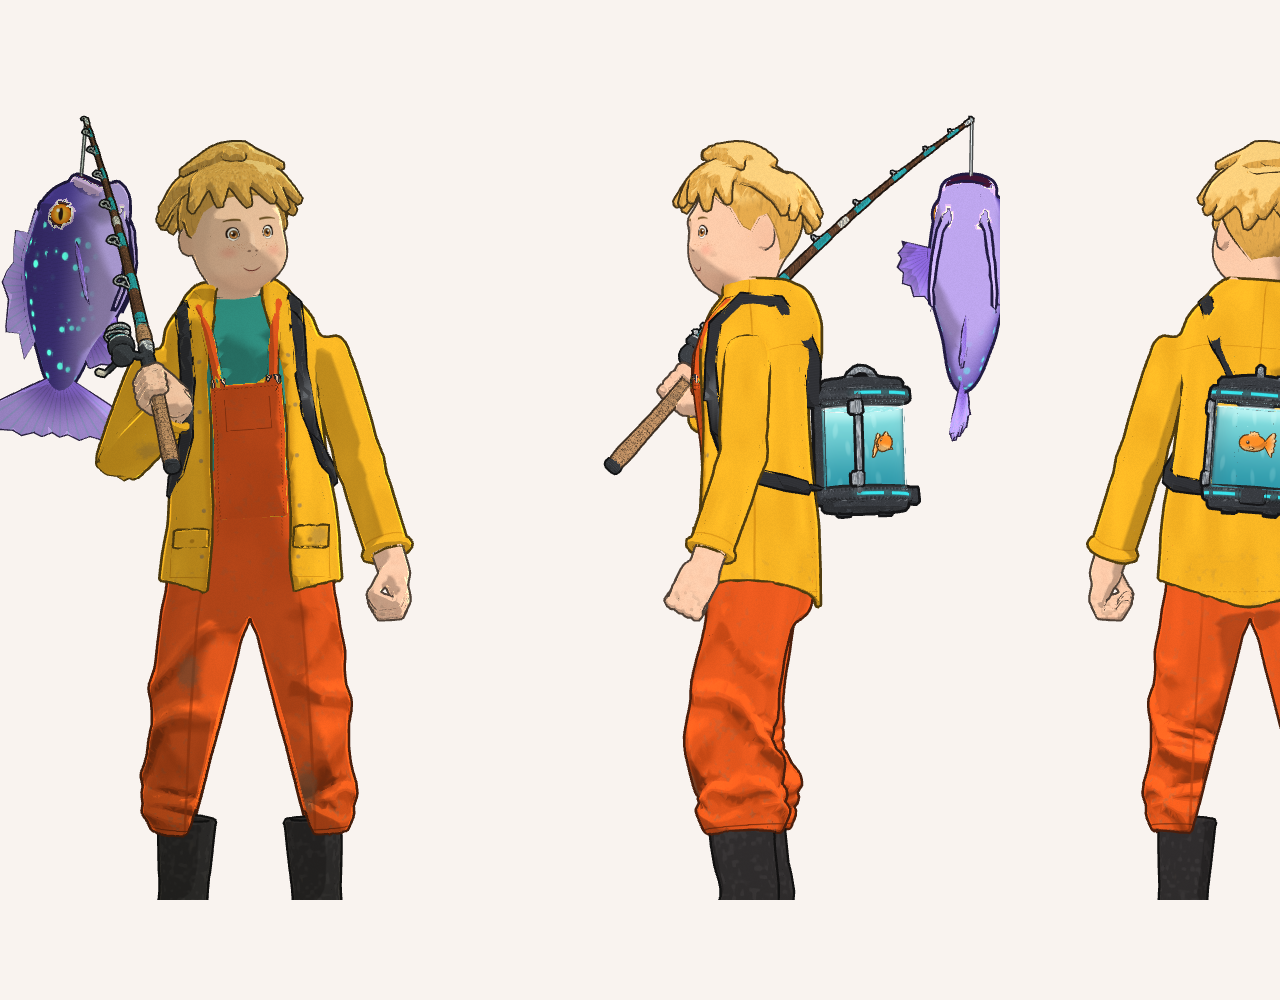
<file: tools/runner/fisher-sheet.html>
<!doctype html>
<html lang="en">
  <head>
    <meta charset="utf-8" />
    <title>Fisherman turnaround</title>
    <style>
      html, body { margin: 0; height: 100%; background: #f9f3ef; overflow: hidden; }
      canvas { display: block; }
    </style>
  </head>
  <body>
    <script type="module">
      // Reed turned round like his reference sheet (front, his left side,
      // back, his right side), drawn orthographically at a fixed scale (500
      // px to the metre, the road 25 px off the foot of the frame) so the
      // views can be laid next to the sheet's at matching heights
      // (tools/characters/compare.py). Serve the repository root and open
      // tools/runner/fisher-sheet.html.
      //   ?pose=stand|run|bind   stood still and neutral (the idle at its
      //                  even moment), running (&t= into it), or as bound
      //   &flat=1        every surface one flat dark colour: the silhouette
      //   &ink=0         no outlines
      //   &asset=assets/fisher-body/   another build (the mannequin)
      //   &views=front,left,back,right
      import * as THREE from '../../vendor/three/three.module.min.js';
      import { shared } from '../../src/render/shaders.js';
      import { makeMarksTexture, makeNoiseTexture } from '../../src/render/textures.js';
      import { loadRunner } from '../../src/game/runner-asset.js';
      import { characterById } from '../../src/game/characters.js';
      import { WORLD_ORDER } from '../../src/world/index.js';
      // (the worlds' modules, loaded as the game loads them)
      const WORLD_DEFS = await Promise.all(WORLD_ORDER.map((e) => e.load().then((m) => m.default)));

      const q = new URLSearchParams(location.search);
      const pose = q.get('pose') || 'stand';
      const views = (q.get('views') || 'front,left,back,right').split(',');
      const PXM = 500;
      const VW = 500;
      const H = 1000;
      const renderer = new THREE.WebGLRenderer({ antialias: true, preserveDrawingBuffer: true });
      renderer.setPixelRatio(1);
      renderer.setSize(VW * views.length, H);
      renderer.autoClear = false;
      document.body.appendChild(renderer.domElement);
      shared.uMarks.value = makeMarksTexture();
      shared.uNoise.value = makeNoiseTexture();
      shared.uResolution.value.set(VW * views.length, H);
      const char = characterById('fisher');
      await char.load();
      const asset = await loadRunner('../../' + (q.get('asset') || char.asset));
      const runner = char.make(WORLD_DEFS[0].env, asset);
      runner.reset();
      const dt = 1 / 60;
      if (pose === 'run') {
        runner.mode = 'run';
        if (q.get('style')) runner.holdStyle(q.get('style'));
        const n = Math.round(Number(q.get('t') || 1.2) / dt);
        for (let i = 0; i < n; i++) runner.update(dt, Number(q.get('speed') || 14), () => 0);
      } else if (pose === 'stand') {
        // (settled, then held at the idle's even moment: weight on both
        // feet, looking ahead)
        runner.mode = 'idle';
        for (let i = 0; i < 150; i++) runner.update(dt, 0, () => 0);
        runner.time = -dt;
        runner.update(dt, 0, () => 0);
      }
      runner.place(0, 0);
      runner.shadow.visible = false;
      const scene = new THREE.Scene();
      scene.add(runner.root);
      if (q.get('flat') === '1') {
        const flat = new THREE.MeshBasicMaterial({ color: 0x2a2320 });
        runner.root.traverse((o) => {
          if (o.isPoints) o.visible = false;
          else if (o.isMesh) o.material = flat;
        });
      }
      if (q.get('ink') === '0') runner.inkMesh.visible = false;
      const ground = new THREE.Mesh(new THREE.PlaneGeometry(3, 3).rotateX(-Math.PI / 2), new THREE.MeshBasicMaterial({ color: 0xece2d8 }));
      ground.position.y = -0.002;
      scene.add(ground);
      const w = VW / PXM, h = H / PXM;
      const cam = new THREE.OrthographicCamera(-w / 2, w / 2, h - 0.05, -0.05, 0.1, 30);
      const yaws = { front: 0, left: -Math.PI / 2, back: Math.PI, right: Math.PI / 2 };
      renderer.setClearColor(0xf9f3ef, 1);
      renderer.clear();
      views.forEach((v, i) => {
        const a = yaws[v] ?? 0;
        cam.position.set(Math.sin(a) * 8, 0, -Math.cos(a) * 8);
        cam.lookAt(0, 0, 0);
        shared.uCamPos.value.copy(cam.position);
        renderer.setViewport(i * VW, 0, VW, H);
        renderer.setScissor(i * VW, 0, VW, H);
        renderer.setScissorTest(true);
        renderer.render(scene, cam);
      });
      window.__ready = true;
    </script>
  </body>
</html>
</file>
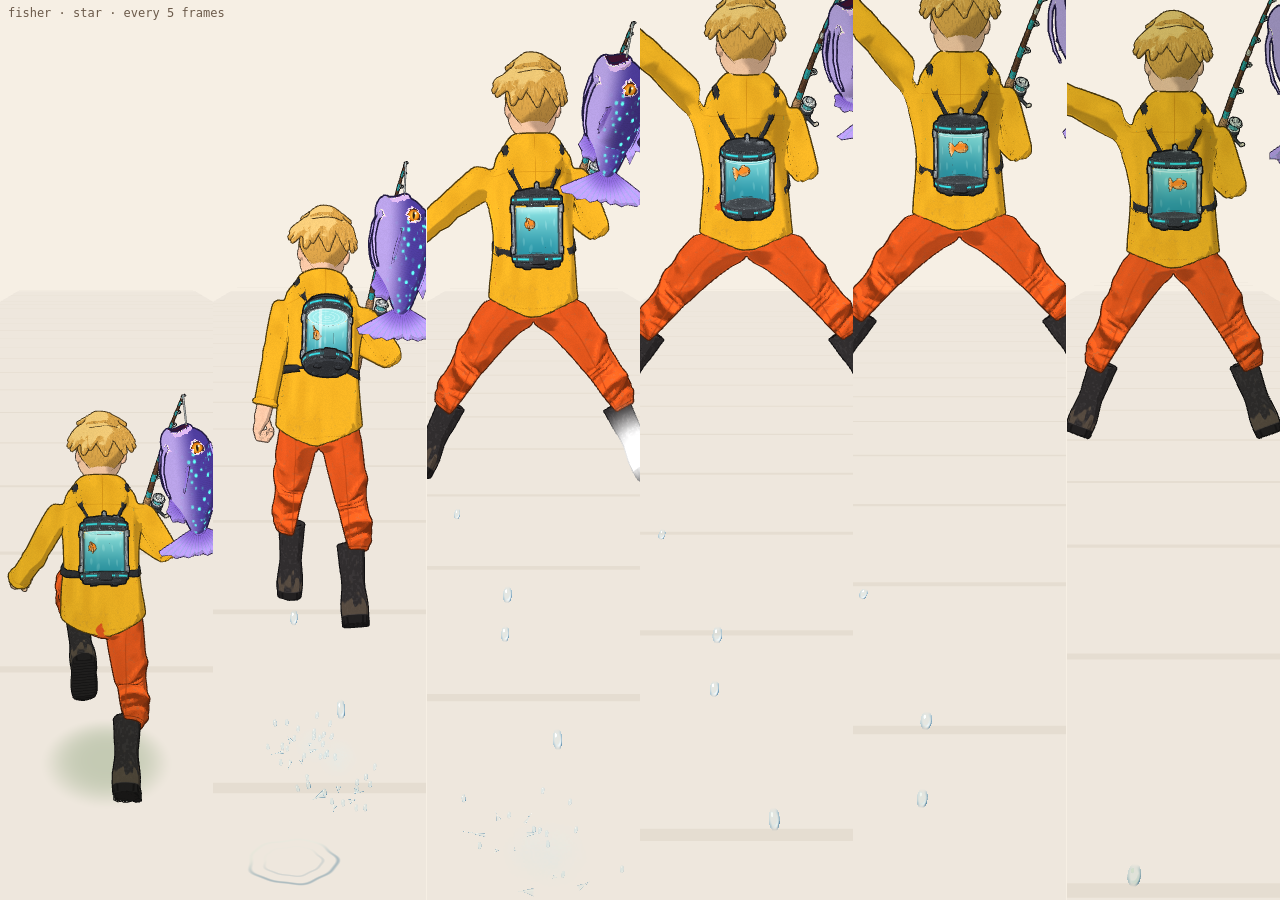
<file: tools/runner/fisher.html>
<!doctype html>
<html lang="en">
  <head>
    <meta charset="utf-8" />
    <title>Fisherman viewer</title>
    <style>
      html, body { margin: 0; height: 100%; background: #f6efe4; overflow: hidden; }
      canvas { display: block; }
      #label { position: fixed; left: 8px; top: 6px; font: 12px ui-monospace, monospace; color: #6b5a4a; }
    </style>
  </head>
  <body>
    <div id="label"></div>
    <script type="module">
      // Reed running, jumping and landing, as a film strip - his boots'
      // splashes, the fish swinging on its line, the tank on his back -
      // stepped at a steady 60 a second from where the game would have him.
      // Serve the repository root and open tools/runner/fisher.html.
      //   ?strip=<n>&every=<frames>  n frames, every so many frames apart
      //   &from=<s>      where the strip starts, from the take-off (- before)
      //   &trick=puddle|stride|star   which jump (else as dealt)
      //   &style=pump|reach           which run
      //   &v=<m/s>       his pace (12 to 28 in the game)
      //   &deck=<m>      the road under him that high (a rooftop, a walk)
      //   &view=chase|side|front|wide|top   where the camera is (chase: as
      //                  the game's; wide: further back and up, to see a cast)
      //   &jump=0        no jump: just running
      //   &look=feet     close in on his boots (the splashes), from the side
      //   &hook=<s>      the fish slips the hook, the strip starting so long
      //                  after it (with &cast=ahead|left|right|behind and
      //                  &catch=alien|puffer|needle|koi|lantern|perch|... to
      //                  choose; see CATCHES in src/game/fisher.js)
      //   &world=<id>    the world he's running through (its own fish bites)
      //   &gesture=glance|scan|jig|heft   one of his little things, now
      //   &view=close    in close, three-quarters from in front
      import * as THREE from '../../vendor/three/three.module.min.js';
      import { shared } from '../../src/render/shaders.js';
      import { makeMarksTexture, makeNoiseTexture } from '../../src/render/textures.js';
      import { loadRunner } from '../../src/game/runner-asset.js';
      import { characterById } from '../../src/game/characters.js';
      import { WORLD_ORDER } from '../../src/world/index.js';
      // (the worlds' modules, loaded as the game loads them)
      const WORLD_DEFS = await Promise.all(WORLD_ORDER.map((e) => e.load().then((m) => m.default)));

      const q = new URLSearchParams(location.search);
      const n = Number(q.get('strip') || 6);
      const every = Number(q.get('every') || 5);
      const from = Number(q.get('from') || 0);
      const V = Number(q.get('v') || 14);
      const deck = Number(q.get('deck') || 0);
      const view = q.get('view') || 'chase';
      const renderer = new THREE.WebGLRenderer({ antialias: true });
      renderer.setPixelRatio(Math.min(2, devicePixelRatio));
      renderer.setSize(innerWidth, innerHeight);
      renderer.autoClear = false;
      document.body.appendChild(renderer.domElement);
      shared.uMarks.value = makeMarksTexture();
      shared.uNoise.value = makeNoiseTexture();
      shared.uResolution.value.set(innerWidth * renderer.getPixelRatio(), innerHeight * renderer.getPixelRatio());
      const char = characterById('fisher');
      await char.load();
      const asset = await loadRunner('../../' + char.asset);
      const runner = char.make(WORLD_DEFS[0].env, asset);
      runner.reset();
      if (q.get('style')) runner.holdStyle(q.get('style'));
      runner.mode = 'run';
      if (q.get('world')) runner.worldId = q.get('world');
      runner.y = deck;
      const scene = new THREE.Scene();
      scene.add(...runner.objects);
      runner.shadow.visible = false;
      const ground = new THREE.Mesh(new THREE.PlaneGeometry(8, 60).rotateX(-Math.PI / 2), new THREE.MeshBasicMaterial({ color: 0xd9ccb8 }));
      ground.position.set(0, deck - 0.001, -10);
      scene.add(ground);
      // stripes across the road, to see it go by
      for (let k = 0; k < 30; k++) {
        const m = new THREE.Mesh(new THREE.PlaneGeometry(8, 0.08).rotateX(-Math.PI / 2), new THREE.MeshBasicMaterial({ color: 0xc8b9a2 }));
        m.position.set(0, deck, -k * 2);
        m.userData.k = k;
        scene.add(m);
      }
      const dt = 1 / 60;
      let dist = 0;
      const groundAt = () => deck;
      const step = () => {
        runner.update(dt, V, groundAt);
        dist += V * dt;
        runner.place(0, dist);
      };
      for (let i = 0; i < 90; i++) step();
      if (q.get('hook') !== null) {
        runner.dropFish(q.get('cast'), q.get('catch'));
        for (let i = 0; i < Math.round(Number(q.get('hook')) / dt); i++) step();
      }
      if (q.get('gesture')) runner.doGesture(q.get('gesture'));
      if (q.get('trick')) runner.nextTrick = q.get('trick');
      const frames = [];
      const start = Math.round(from / dt);
      if (start < 0) for (let i = 0; i < -start; i++) step();
      if (q.get('jump') !== '0') runner.action('up');
      for (let i = 0; i < Math.max(0, start); i++) step();
      const cam = new THREE.PerspectiveCamera(view === 'chase' || view === 'wide' || view === 'top' ? 50 : 30, innerWidth / n / innerHeight, 0.1, 80);
      const w = innerWidth / n;
      renderer.setClearColor(0xf6efe4, 1);
      renderer.clear();
      for (let f = 0; f < n; f++) {
        if (q.get('look') === 'feet') cam.position.set(-3.6, deck + 0.75, 1.1), cam.lookAt(0, deck + 0.42, -0.2);
        else if (view === 'side') cam.position.set(-4.2, deck + 1.1, -0.3), cam.lookAt(0, deck + 0.85, -0.3);
        else if (view === 'front') cam.position.set(0.3, deck + 1.2, -4.5), cam.lookAt(0, deck + 0.9, 0);
        else if (view === 'close') cam.position.set(-3.0, deck + 2.0, -3.8), cam.lookAt(0, deck + 1.1, 0);
        else if (view === 'wide') cam.position.set(0, deck + 4.2, 7.5), cam.lookAt(0, deck + 0.6, -2.5);
        else if (view === 'top') cam.position.set(0, deck + 16, 0.01), cam.lookAt(0, deck, 0);
        else cam.position.set(0, deck + 2.3, 3.9), cam.lookAt(0, deck + 0.9, -2.5);
        shared.uCamPos.value.copy(cam.position);
        shared.uTime.value = dist / V;
        for (const o of scene.children) if (o.userData.k !== undefined) o.position.z = ((o.userData.k * 2 + dist) % 60) - 50;
        renderer.setViewport(f * w, 0, w, innerHeight);
        renderer.setScissor(f * w, 0, w, innerHeight);
        renderer.setScissorTest(true);
        renderer.render(scene, cam);
        for (let i = 0; i < every; i++) step();
      }
      const H = runner.hook;
      document.getElementById('label').textContent = `fisher · ${runner.trick} · every ${every} frames` + (q.get('hook') !== null ? ` · cast yaw ${H.yaw.toFixed(2)} out ${H.dist.toFixed(1)} m` : '');
      window.__ready = true;
    </script>
  </body>
</html>
</file>
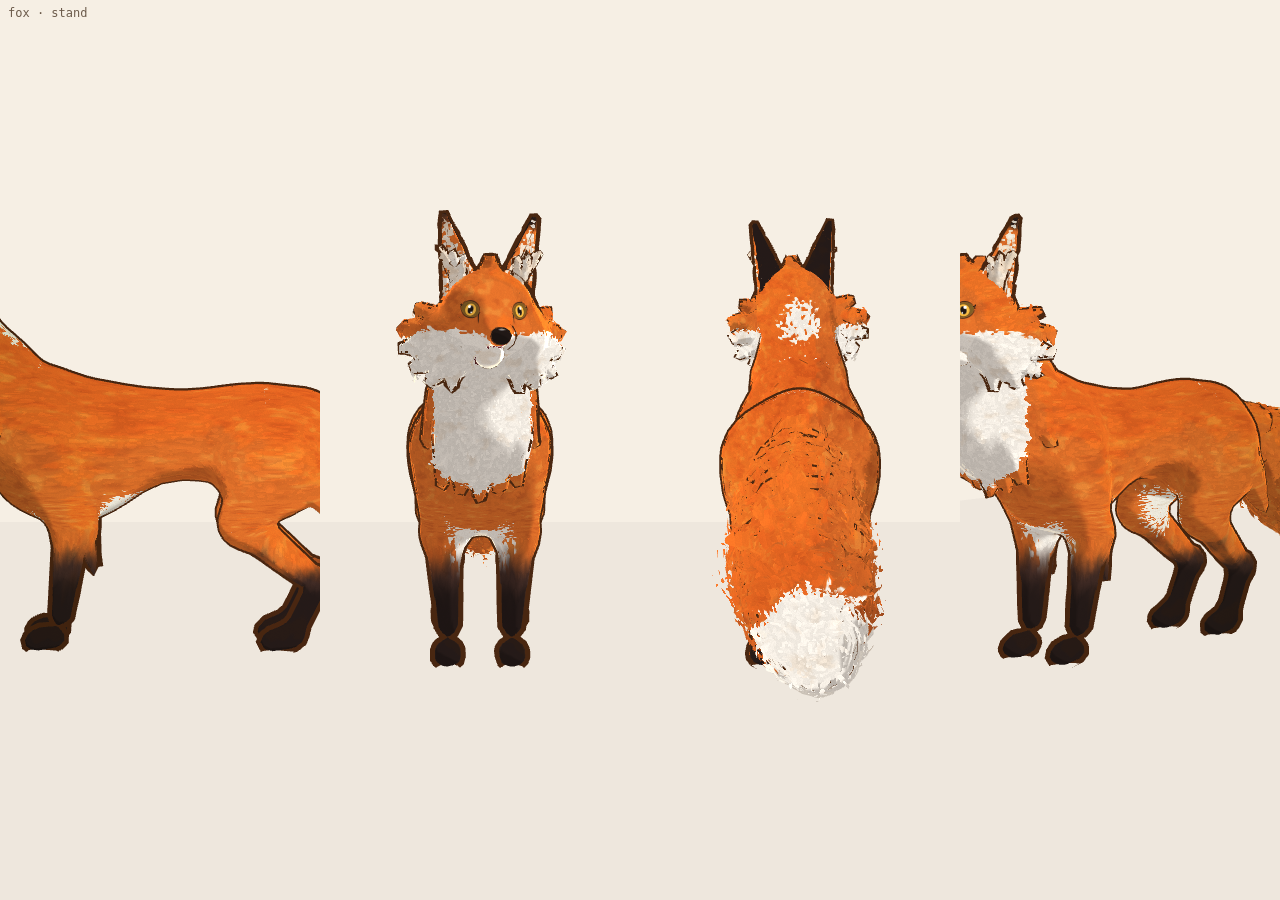
<file: tools/runner/fox.html>
<!doctype html>
<html lang="en">
  <head>
    <meta charset="utf-8" />
    <title>Fox viewer</title>
    <style>
      html, body { margin: 0; height: 100%; background: #f6efe4; overflow: hidden; }
      canvas { display: block; }
      #label { position: fixed; left: 8px; top: 6px; font: 12px ui-monospace, monospace; color: #6b5a4a; }
    </style>
  </head>
  <body>
    <div id="label"></div>
    <script type="module">
      // Sorrel turned round like a reference sheet, or a film strip of her
      // moving. Serve the repository root and open tools/runner/fox.html.
      //   ?pose=stand|sit|ride|run|leap|pounce|hop|whirl  what she's doing
      //   &t=<s>        how long into it (for the jumps and the whirl: how
      //                 long she runs first, then winds up and jumps, or
      //                 pulls up and chases her tail)
      //   &v=<m/s>      her pace over the ground (run and the jumps)
      //   &views=left,front,back,right,three,backThree   one view each...
      //   &strip=<n>&every=<frames>   ...or a film strip: n frames of the
      //                 first view, every so many frames apart (at 60 a second)
      //   &from=<s>     where the strip starts (default: just before the jump)
      //   &zoom=, &y=, &z=, &up=   framing; &shells=0, &ink=0 hide layers
      //   &bg=0         a transparent background (for portraits)
      // The jumps are driven as the game drives them (a wind-up crouch, a
      // launch, a flight under her gravity, a landing).
      import * as THREE from '../../vendor/three/three.module.min.js';
      import { shared } from '../../src/render/shaders.js';
      import { makeMarksTexture, makeNoiseTexture } from '../../src/render/textures.js';
      import { loadRunner } from '../../src/game/runner-asset.js';
      import { Fox } from '../../src/game/fox.js';
      import { WORLD_ORDER } from '../../src/world/index.js';
      // (the worlds' modules, loaded as the game loads them)
      const WORLD_DEFS = await Promise.all(WORLD_ORDER.map((e) => e.load().then((m) => m.default)));
      import { CONFIG } from '../../src/config.js';

      const q = new URLSearchParams(location.search);
      const pose = q.get('pose') || 'stand';
      const T = Number(q.get('t') || 1.2);
      const strip = Number(q.get('strip') || 0);
      const every = Number(q.get('every') || 3);
      const views = strip ? Array(strip).fill((q.get('views') || 'left').split(',')[0]) : (q.get('views') || 'left,front,back,three').split(',');
      const zoom = Number(q.get('zoom') || 1);
      const focusY = Number(q.get('y') || 0.36);
      const focusZ = Number(q.get('z') || 0);
      const transparent = q.get('bg') === '0';
      const renderer = new THREE.WebGLRenderer({ antialias: true, alpha: transparent, preserveDrawingBuffer: true });
      if (transparent) document.body.style.background = document.documentElement.style.background = 'transparent';
      renderer.setPixelRatio(Math.min(2, devicePixelRatio));
      renderer.setSize(innerWidth, innerHeight);
      renderer.autoClear = false;
      document.body.appendChild(renderer.domElement);
      shared.uMarks.value = makeMarksTexture();
      shared.uNoise.value = makeNoiseTexture();
      shared.uResolution.value.set(innerWidth, innerHeight);
      const asset = await loadRunner('../../assets/fox/');
      const env = WORLD_DEFS[Number(q.get('world') || 0)].env;
      const fox = new Fox(env, asset);
      // (no sun glowing through her: the camera here looks level, into it)
      fox.u.uSunColor.value.set(0, 0, 0);
      const scene = new THREE.Scene();
      scene.add(fox.root);
      if (q.get('shells') === '0') fox.furMesh.visible = false;
      if (q.get('ink') === '0') fox.inkMesh.visible = false;
      const ground = new THREE.Mesh(new THREE.PlaneGeometry(4, 4).rotateX(-Math.PI / 2), new THREE.MeshBasicMaterial({ color: 0xd9ccb8 }));
      ground.position.y = -0.001;
      if (!transparent) scene.add(ground);
      for (let k = 0; k <= 15 && !transparent; k++) {
        const m = new THREE.Mesh(new THREE.BoxGeometry(0.03, 0.004, 0.03), new THREE.MeshBasicMaterial({ color: k % 5 ? 0xb8a890 : 0x8a7a64 }));
        m.position.set(-0.6, k * 0.1, 0.6);
        scene.add(m);
      }
      const cam = new THREE.PerspectiveCamera(22 / zoom, innerWidth / views.length / innerHeight, 0.1, 50);
      const yaws = { front: 0, left: -Math.PI / 2, back: Math.PI, right: Math.PI / 2, three: -0.7, backThree: Math.PI - 0.7, top: 0 };
      const w = innerWidth / views.length;
      renderer.setClearColor(0xf6efe4, transparent ? 0 : 1);
      renderer.clear();
      function render(i) {
        const name = views[i];
        const a = yaws[name] ?? 0;
        const d = 4.2;
        const up = name === 'top' ? 4 : Number(q.get('up') || 0.35);
        cam.position.set(Math.sin(a) * d, focusY + up, focusZ - Math.cos(a) * d);
        cam.lookAt(0, focusY, focusZ);
        shared.uCamPos.value.copy(cam.position);
        renderer.setViewport(i * w, 0, w, innerHeight);
        renderer.setScissor(i * w, 0, w, innerHeight);
        renderer.setScissorTest(true);
        renderer.render(scene, cam);
      }

      // --- the simulation ---------------------------------------------------
      const dt = 1 / 60;
      const v = Number(q.get('v') || 14);
      const jump = { leap: CONFIG.companion.leap, pounce: CONFIG.companion.pounce, hop: 0.45 }[pose];
      // chasing her tail: as companion.js's whirlStep (once round, after a
      // beat to pull up; her back curls toward the turn and straightens out)
      const WD = CONFIG.companion.whirl.dur;
      const whirlAt = (s) => {
        if (pose !== 'whirl' || s < T) return [0, 0];
        const w = s - T, lead = 0.14;
        const k = Math.min(1, Math.max(0, (w - lead) / WD));
        const e = k * k * k * (k * (k * 6 - 15) + 10);
        const c = Math.min(1, w / (lead + 0.12)) * (1 - Math.min(1, Math.max(0, (k - 0.78) / 0.22)));
        return k >= 1 ? [0, 0] : [Math.PI * 2 * e, c * c * (3 - 2 * c)];
      };
      const G = CONFIG.companion.gravity;
      const wind = CONFIG.companion.windup[pose] || 0;
      const at = new THREE.Vector3();
      const qi = new THREE.Quaternion();
      const vel = new THREE.Vector3();
      let y = 0, vy = 0, air = null, crouch = null, jumped = false;
      function step(i) {
        const moving = pose === 'run' || pose === 'whirl' || jump;
        const [spin, curl] = whirlAt(i * dt);
        if (jump && !jumped && i * dt >= T) {
          crouch = { t: 0 };
          jumped = true;
        }
        if (crouch) {
          crouch.t += dt;
          if (crouch.t >= wind) {
            crouch = null;
            vy = Math.sqrt(2 * G * jump);
            air = { t: 0, T: (2 * vy) / G };
          }
        }
        if (air) {
          y += vy * dt - 0.5 * G * dt * dt;
          vy -= G * dt;
          air.t += dt;
          if (y <= 0 && vy < 0) {
            y = 0;
            fox.land(Math.min(1.4, -vy / 8));
            vy = 0;
            air = null;
          }
        }
        vel.set(0, air ? vy : 0, moving ? -v : 0);
        at.set(0, y, 0);
        qi.setFromAxisAngle(new THREE.Vector3(0, 1, 0), spin);
        fox.place(at, qi, 0, 0);
        let ctx;
        if (air) ctx = { speed: v, vel, mode: 'air', airT: air.t, airDur: air.T, airKind: pose, fall: G };
        else if (moving) ctx = { speed: curl ? Math.max(v, 6) : v, vel, mode: 'run', crouch: crouch ? crouch.t / wind : 0, crouchKind: pose, curl };
        else ctx = { speed: 0, vel, mode: pose };
        fox.update(dt, ctx);
      }
      // (&from=<s>: start the strip that far in instead)
      const start = Math.max(1, Math.round((q.has('from') ? Number(q.get('from')) : jump || pose === 'whirl' ? Math.max(0.5, T - 0.05) : T) / dt));
      let frame = 0;
      for (; frame < start; frame++) step(frame);
      if (strip) {
        for (let i = 0; i < views.length; i++) {
          render(i);
          for (let k = 0; k < every; k++) step(frame++);
        }
      } else views.forEach((_, i) => render(i));
      document.getElementById('label').textContent = transparent ? '' : `fox · ${pose}${strip ? ` · every ${every} frames` : ''}`;
      window.__ready = true;
    </script>
  </body>
</html>
</file>
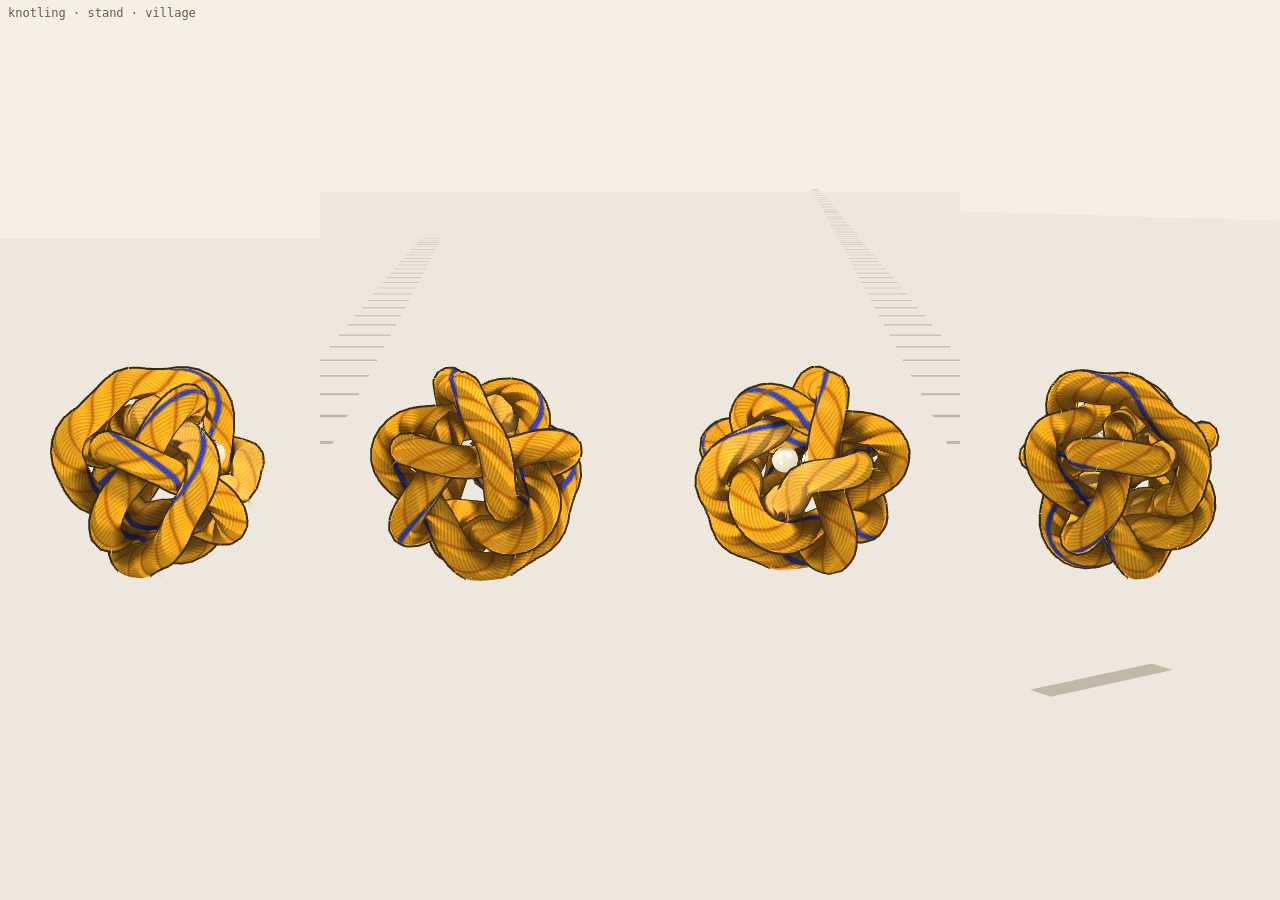
<file: tools/runner/knot.html>
<!doctype html>
<html lang="en">
  <head>
    <meta charset="utf-8" />
    <title>Knotling viewer</title>
    <style>
      html, body { margin: 0; height: 100%; background: #f6efe4; overflow: hidden; }
      canvas { display: block; }
      #label { position: fixed; left: 8px; top: 6px; font: 12px ui-monospace, monospace; color: #6b5a4a; }
    </style>
  </head>
  <body>
    <div id="label"></div>
    <script type="module">
      // Knotling, the living knot, turned round like a reference sheet, or a
      // film strip of him moving. Serve the repository root and open
      // tools/runner/knot.html.
      //   ?pose=stand|sit|roll|leap|duck|ring   what he's doing
      //   &t=<s>        how long into it (leap: how long he rolls first)
      //   &v=<m/s>      his pace over the ground
      //   &out=, &taut= the ring (pose=ring): how far fed out (0..1), how taut
      //   &world=<id>   the world he's lit by
      //   &views=left,front,back,right,three,backThree,top,game   one view each
      //   &strip=<n>&every=<frames>   ...or a film strip of the first view
      //   &zoom=, &y=, &z=, &up=   framing; &ink=0 hides the outline
      //   &bg=0         a transparent background (for portraits)
      //   &fps=30       step at 30 frames a second instead of 60
      //   &look=camera  his eyes on you; &pole=<rad> the opening at one pole of
      //                 him turned to you (turned that far about it)
      //   &hide=eyes,through,hollow,ghosts,fibres,dust,rope   leave those out
      import * as THREE from '../../vendor/three/three.module.min.js';
      import { shared } from '../../src/render/shaders.js';
      import { makeMarksTexture, makeNoiseTexture } from '../../src/render/textures.js';
      import { Knotling, RADIUS } from '../../src/game/knotling.js';
      import { WORLD_ORDER } from '../../src/world/index.js';
      import { CONFIG } from '../../src/config.js';

      const q = new URLSearchParams(location.search);
      const world = q.get('world') || 'village';
      const entry = WORLD_ORDER.find((e) => e.id === world) || WORLD_ORDER[0];
      const def = (await entry.load()).default;
      const pose = q.get('pose') || 'stand';
      const T = Number(q.get('t') || 1.2);
      const strip = Number(q.get('strip') || 0);
      const every = Number(q.get('every') || 3);
      const views = strip ? Array(strip).fill((q.get('views') || 'left').split(',')[0]) : (q.get('views') || 'left,front,back,three').split(',');
      const zoom = Number(q.get('zoom') || 1);
      const focusY = Number(q.get('y') || 0.4);
      const focusZ = Number(q.get('z') || 0);
      const transparent = q.get('bg') === '0';
      const renderer = new THREE.WebGLRenderer({ antialias: true, alpha: transparent, preserveDrawingBuffer: true });
      if (transparent) document.body.style.background = document.documentElement.style.background = 'transparent';
      renderer.setPixelRatio(Math.min(2, devicePixelRatio));
      renderer.setSize(innerWidth, innerHeight);
      renderer.autoClear = false;
      document.body.appendChild(renderer.domElement);
      shared.uMarks.value = makeMarksTexture();
      shared.uNoise.value = makeNoiseTexture();
      shared.uResolution.value.set(innerWidth * renderer.getPixelRatio(), innerHeight * renderer.getPixelRatio());
      // (no dream here, and no doorway's burst: the game sets these every
      // frame; a fresh Vector4's w is 1, which would light the burst)
      for (const k of ['uDream', 'uDream2', 'uDream3']) shared[k].value.set(0, 0, 0, 0);
      const kn = new Knotling(def.env);
      window.kn = kn;
      kn.u.uSunColor.value.set(0, 0, 0);
      const scene = new THREE.Scene();
      for (const o of kn.objects) if (o !== kn.shadow) scene.add(o);
      if (q.get('ink') === '0') kn.inkMesh.visible = false;
      // &hide=eyes,through,hollow,ghosts,fibres: leave parts of him out (to
      // see what's what)
      const hide = new Set((q.get('hide') || '').split(','));
      const hidden = () => {
        if (hide.has('eyes')) kn.eyeMeshes.forEach((m) => (m.visible = false));
        if (hide.has('through')) kn.eyeThrough.forEach((m) => (m.visible = false));
        if (hide.has('hollow')) kn.hollow.visible = false;
        if (hide.has('ghosts')) kn.ghosts.forEach((m) => (m.visible = false));
        if (hide.has('fibres')) kn.fibres.visible = false;
        if (hide.has('dust')) kn.dust.points.visible = false;
        if (hide.has('rope')) kn.mesh.visible = kn.inkMesh.visible = false;
        if (hide.has('ink')) kn.inkMesh.visible = false;
      };
      const groundCol = new THREE.Color(q.get('ground') || '#d9ccb8');
      const ground = new THREE.Mesh(new THREE.PlaneGeometry(60, 200).rotateX(-Math.PI / 2), new THREE.MeshBasicMaterial({ color: groundCol }));
      ground.position.y = -0.001;
      if (!transparent) scene.add(ground);
      for (let k = -30; k <= 120 && !transparent; k++) {
        const m = new THREE.Mesh(new THREE.BoxGeometry(0.4, 0.004, 0.08), new THREE.MeshBasicMaterial({ color: 0x8a7a64 }));
        m.position.set(0.9, 0, -k);
        scene.add(m);
      }
      // (the runner's place, for where he looks)
      const yaws = { front: 0, left: -Math.PI / 2, back: Math.PI, right: Math.PI / 2, three: 0.7, threeL: -0.7, backThree: Math.PI - 0.7, top: 0 };
      const w = innerWidth / views.length;
      renderer.setClearColor(0xf6efe4, transparent ? 0 : 1);
      renderer.clear();
      let travel = 0;
      const cam = new THREE.PerspectiveCamera(26 / zoom, w / innerHeight, 0.1, 120);
      function aim(i) {
        const name = views[i];
        if (name === 'game') {
          // the runner's camera: the runner a lane to his left, a little ahead
          cam.fov = 70;
          cam.aspect = w / innerHeight;
          cam.updateProjectionMatrix();
          const rx = x + 1.2, rz = -travel - 0.9;
          cam.position.set(rx, CONFIG.camera.height, rz + CONFIG.camera.back);
          cam.lookAt(rx, CONFIG.camera.lookHeight, rz - CONFIG.camera.lookAhead);
        } else {
          cam.fov = 26 / zoom;
          cam.aspect = w / innerHeight;
          cam.updateProjectionMatrix();
          const a = yaws[name] ?? 0;
          const d = 6.2;
          const up = name === 'top' ? 6 : Number(q.get('up') || 0.9);
          const fy = focusY + y * 0.85;
          cam.position.set(Math.sin(a) * d + x, fy + up, focusZ - Math.cos(a) * d - travel);
          cam.lookAt(x, fy, focusZ - travel);
        }
        cam.updateMatrixWorld();
        shared.uCamPos.value.copy(cam.position);
      }
      function render(i) {
        aim(i);
        hidden();
        renderer.setViewport(i * w, 0, w, innerHeight);
        renderer.setScissor(i * w, 0, w, innerHeight);
        renderer.setScissorTest(true);
        renderer.render(scene, cam);
      }

      // --- the simulation ---------------------------------------------------
      const dt = 1 / Number(q.get('fps') || 60);
      const C = { ...CONFIG.companion, ...(CONFIG.companion.knot || {}) };
      const v = Number(q.get('v') || 10);
      const G = C.gravity;
      const jump = pose === 'leap' ? 1.1 : 0;
      const wind = 0.14;
      const at = new THREE.Vector3();
      const qi = new THREE.Quaternion();
      const vel = new THREE.Vector3();
      let y = 0, vy = 0, x = 0, air = null, crouch = null, jumped = false;
      function step(i) {
        const s = i * dt;
        const moving = pose === 'roll' || pose === 'leap' || pose === 'duck';
        if (jump && !jumped && s >= T) {
          crouch = { t: 0 };
          jumped = true;
        }
        if (crouch) {
          crouch.t += dt;
          if (crouch.t >= wind) {
            crouch = null;
            vy = Math.sqrt(2 * G * jump);
            air = { t: 0, T: (2 * vy) / G };
          }
        }
        if (air) {
          y += vy * dt - 0.5 * G * dt * dt;
          vy -= G * dt;
          air.t += dt;
          if (y <= 0 && vy < 0) {
            y = 0;
            kn.land(Math.min(1.4, -vy / 8));
            vy = 0;
            air = null;
          }
        }
        kn.lowTarget = pose === 'duck' && s > T * 0.5 ? 1 : 0;
        if (moving) travel += v * dt;
        vel.set(0, air ? vy : 0, moving ? -v : 0);
        at.set(x, y, -travel);
        kn.place(at, qi, 0, 0);
        kn.gazeAt = q.get('look') === 'camera' ? cam.position.clone() : new THREE.Vector3(x + 1.2, 1.5, -travel - 1);
        if (pose === 'ring') {
          kn.ringOut = Number(q.get('out') || 1);
          kn.ringTaut = Number(q.get('taut') || 0);
          kn.ringAt.set(x, 1.25, -travel - 0.85);
        }
        aim(0);
        let ctx;
        if (air) ctx = { speed: v, vel, mode: 'air', airT: air.t, airDur: air.T, airKind: 'leap' };
        else if (moving) ctx = { speed: v, vel, mode: 'run', crouch: crouch ? crouch.t / wind : 0 };
        else ctx = { speed: 0, vel, mode: pose === 'sit' ? 'sit' : 'stand' };
        kn.update(dt, ctx);
        kn.after(-travel, travel);
      }
      // &pole=1: turned so the opening at one pole of the knot faces you (a
      // portrait: his eyes looking straight out of it, as on his sheet)
      if (q.get('pole')) {
        aim(0);
        const to = cam.position.clone().sub(new THREE.Vector3(x, RADIUS, -travel)).normalize();
        kn.Q.setFromUnitVectors(new THREE.Vector3(0, 1, 0), to).premultiply(new THREE.Quaternion().setFromAxisAngle(to, Number(q.get('pole'))));
      }
      const start = Math.max(1, Math.round((jump ? Math.max(0.5, T - 0.05) : T) / dt));
      let frame = 0;
      for (; frame < start; frame++) step(frame);
      if (strip) {
        for (let i = 0; i < views.length; i++) {
          render(i);
          for (let k = 0; k < every; k++) step(frame++);
        }
      } else views.forEach((_, i) => render(i));
      document.getElementById('label').textContent = transparent ? '' : `knotling · ${pose} · ${world}${strip ? ` · every ${every} frames` : ''}`;
      window.renderView = render;
      window.scene = scene;
      window.renderer = renderer;
      window.__ready = true;
    </script>
  </body>
</html>
</file>
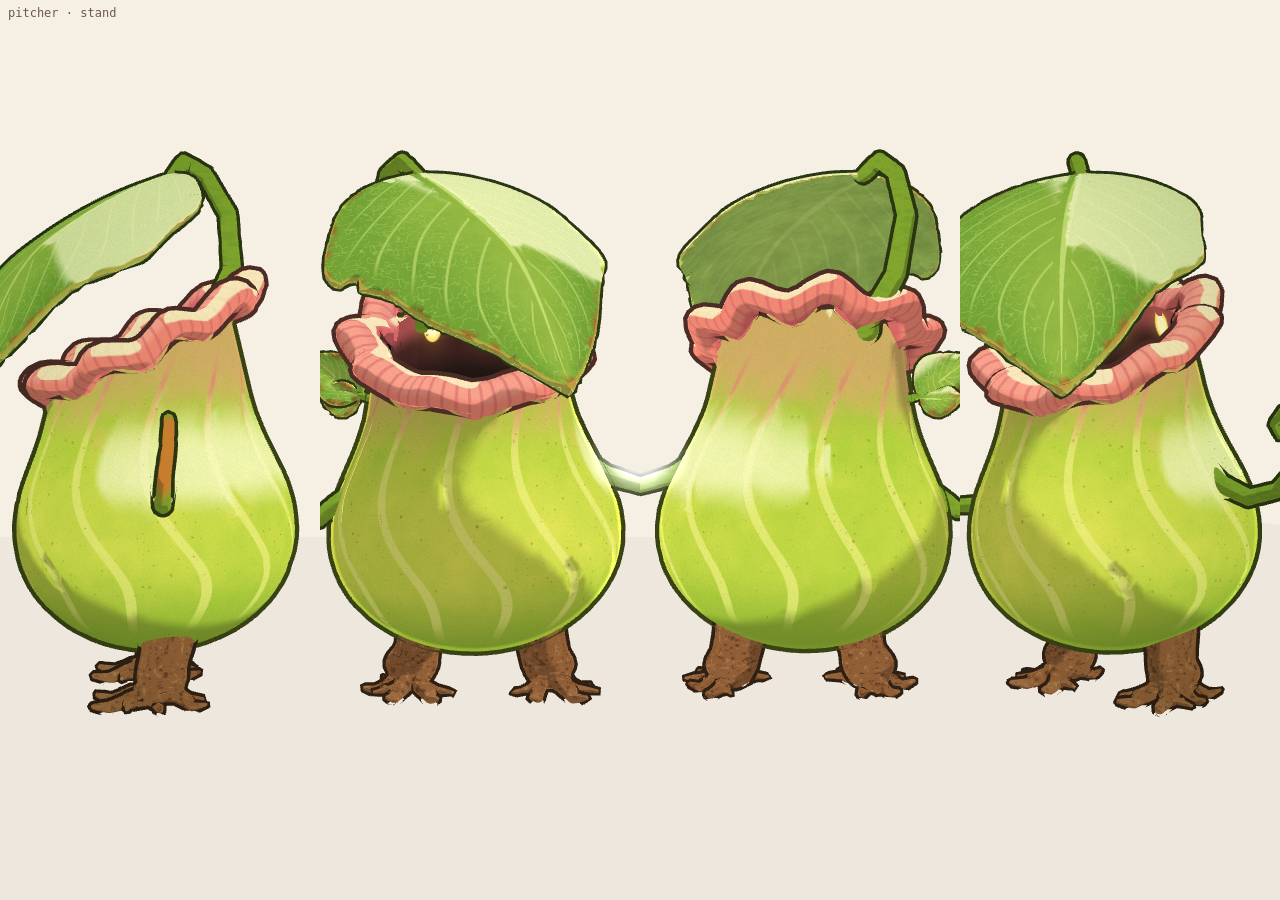
<file: tools/runner/pitcher.html>
<!doctype html>
<html lang="en">
  <head>
    <meta charset="utf-8" />
    <title>Pitcher viewer</title>
    <style>
      html, body { margin: 0; height: 100%; background: #f6efe4; overflow: hidden; }
      canvas { display: block; }
      #label { position: fixed; left: 8px; top: 6px; font: 12px ui-monospace, monospace; color: #6b5a4a; }
    </style>
  </head>
  <body>
    <div id="label"></div>
    <script type="module">
      // Nep turned round like a reference sheet, or a film strip of him
      // moving. Serve the repository root and open tools/runner/pitcher.html.
      //   ?pose=stand|sit|run|leap|hop|whirl|peek   what he's doing
      //   &t=<s>        how long into it (for the jumps and the twirl: how
      //                 long he runs first, then winds up and jumps, or
      //                 pulls up and twirls)
      //   &v=<m/s>      his pace over the ground (run and the jumps)
      //   &turn=<m/s²>  run swerving across the road (to slosh the water)
      //   &views=left,front,back,right,three,backThree,top   one view each...
      //   &strip=<n>&every=<frames>   ...or a film strip: n frames of the
      //                 first view, every so many frames apart (at 60 a second)
      //   &from=<s>     where the strip starts (default: just before the jump)
      //   &zoom=, &y=, &z=, &up=   framing; &ink=0 hides the outline
      //   &bg=0         a transparent background (for portraits)
      //   &look=camera  his eyes (and leaf) turned to you
      //   &follow=0     the camera stays put as he jumps (it follows by default)
      //   &act=totter|shake|bask|flail|sway   one of his flourishes, held
      //                 (as his mind, sprout.js, sets them)
      // The jumps are driven as the game drives them (a wind-up crouch, a
      // launch, a flight under his gravity, a landing); his drops and
      // crumbs are drawn where they fly.
      import * as THREE from '../../vendor/three/three.module.min.js';
      import { shared } from '../../src/render/shaders.js';
      import { makeMarksTexture, makeNoiseTexture } from '../../src/render/textures.js';
      import { loadRunner } from '../../src/game/runner-asset.js';
      import { Pitcher } from '../../src/game/pitcher.js';
      import { WORLD_ORDER } from '../../src/world/index.js';
      // (the worlds' modules, loaded as the game loads them)
      const WORLD_DEFS = await Promise.all(WORLD_ORDER.map((e) => e.load().then((m) => m.default)));
      import { CONFIG } from '../../src/config.js';

      const q = new URLSearchParams(location.search);
      const pose = q.get('pose') || 'stand';
      const T = Number(q.get('t') || 1.2);
      const strip = Number(q.get('strip') || 0);
      const every = Number(q.get('every') || 3);
      const views = strip ? Array(strip).fill((q.get('views') || 'left').split(',')[0]) : (q.get('views') || 'left,front,back,three').split(',');
      const zoom = Number(q.get('zoom') || 1);
      const focusY = Number(q.get('y') || 0.45);
      const focusZ = Number(q.get('z') || 0);
      const transparent = q.get('bg') === '0';
      const renderer = new THREE.WebGLRenderer({ antialias: true, alpha: transparent, preserveDrawingBuffer: true });
      if (transparent) document.body.style.background = document.documentElement.style.background = 'transparent';
      renderer.setPixelRatio(Math.min(2, devicePixelRatio));
      renderer.setSize(innerWidth, innerHeight);
      renderer.autoClear = false;
      document.body.appendChild(renderer.domElement);
      shared.uMarks.value = makeMarksTexture();
      shared.uNoise.value = makeNoiseTexture();
      shared.uResolution.value.set(innerWidth, innerHeight);
      const asset = await loadRunner('../../assets/pitcher/');
      const env = WORLD_DEFS[Number(q.get('world') || 0)].env;
      const nep = new Pitcher(env, asset);
      window.nep = nep;
      nep.u.uSunColor.value.set(0, 0, 0);
      const scene = new THREE.Scene();
      scene.add(nep.root);
      scene.add(nep.dust.points);
      if (q.get('ink') === '0') nep.inkMesh.visible = false;
      const ground = new THREE.Mesh(new THREE.PlaneGeometry(4, 4).rotateX(-Math.PI / 2), new THREE.MeshBasicMaterial({ color: 0xd9ccb8 }));
      ground.position.y = -0.001;
      if (!transparent) scene.add(ground);
      for (let k = 0; k <= 10 && !transparent; k++) {
        const m = new THREE.Mesh(new THREE.BoxGeometry(0.03, 0.004, 0.03), new THREE.MeshBasicMaterial({ color: k % 5 ? 0xb8a890 : 0x8a7a64 }));
        m.position.set(-0.45, k * 0.1, 0.45);
        scene.add(m);
      }
      const cam = new THREE.PerspectiveCamera(22 / zoom, innerWidth / views.length / innerHeight, 0.1, 50);
      const yaws = { front: 0, left: -Math.PI / 2, back: Math.PI, right: Math.PI / 2, three: -0.7, backThree: Math.PI - 0.7, top: 0 };
      const w = innerWidth / views.length;
      renderer.setClearColor(0xf6efe4, transparent ? 0 : 1);
      renderer.clear();
      // (the scene drifts by under him as he runs: the camera goes with him)
      let travel = 0;
      function render(i) {
        const name = views[i];
        const a = yaws[name] ?? 0;
        const d = 4.2;
        const up = name === 'top' ? 4 : Number(q.get('up') || 0.45);
        const fy = focusY + (q.get('follow') === '0' ? 0 : y * 0.85);
        cam.position.set(Math.sin(a) * d + x, fy + up, focusZ - Math.cos(a) * d - travel);
        cam.lookAt(x, fy, focusZ - travel);
        shared.uCamPos.value.copy(cam.position);
        renderer.setViewport(i * w, 0, w, innerHeight);
        renderer.setScissor(i * w, 0, w, innerHeight);
        renderer.setScissorTest(true);
        renderer.render(scene, cam);
      }

      // --- the simulation ---------------------------------------------------
      const dt = 1 / 60;
      const C = { ...CONFIG.companion, ...CONFIG.companion.pitcher };
      const v = Number(q.get('v') || 12);
      const turn = Number(q.get('turn') || 0);
      const jump = { leap: C.leap, hop: 0.42 }[pose];
      const WD = C.whirl.dur;
      const whirlAt = (s) => {
        if (pose !== 'whirl' || s < T) return [0, 0];
        const w = s - T, lead = 0.14;
        const k = Math.min(1, Math.max(0, (w - lead) / WD));
        const e = k * k * k * (k * (k * 6 - 15) + 10);
        const c = Math.min(1, w / (lead + 0.12)) * (1 - Math.min(1, Math.max(0, (k - 0.78) / 0.22)));
        return k >= 1 ? [0, 0] : [Math.PI * 2 * e, c * c * (3 - 2 * c)];
      };
      const G = C.gravity;
      const wind = C.windup[pose] || 0;
      const at = new THREE.Vector3();
      const qi = new THREE.Quaternion();
      const vel = new THREE.Vector3();
      let y = 0, vy = 0, x = 0, vx = 0, air = null, crouch = null, jumped = false;
      function step(i) {
        const s = i * dt;
        const moving = pose === 'run' || pose === 'whirl' || jump;
        const [spin, curl] = whirlAt(s);
        if (jump && !jumped && s >= T) {
          crouch = { t: 0 };
          jumped = true;
        }
        if (crouch) {
          crouch.t += dt;
          if (crouch.t >= wind) {
            crouch = null;
            vy = Math.sqrt(2 * G * jump);
            air = { t: 0, T: (2 * vy) / G };
          }
        }
        if (air) {
          y += vy * dt - 0.5 * G * dt * dt;
          vy -= G * dt;
          air.t += dt;
          if (y <= 0 && vy < 0) {
            y = 0;
            nep.land(Math.min(1.4, -vy / 8));
            vy = 0;
            air = null;
          }
        }
        // (swerving: across the road and back, hard)
        if (turn) {
          const ax = turn * Math.sign(Math.sin(s * 2.2));
          vx += ax * dt;
          x += vx * dt;
        }
        if (moving && !(pose === 'whirl' && spin)) travel += v * dt;
        vel.set(vx, air ? vy : 0, moving ? -v : 0);
        at.set(x, y, -travel);
        qi.setFromAxisAngle(new THREE.Vector3(0, 1, 0), spin + (turn ? Math.atan2(-vx, Math.max(v, 3)) * 0.9 : 0));
        nep.place(at, qi, 0, 0);
        nep.happy = pose === 'stand' && q.get('happy') ? 1 : 0;
        nep.act = q.get('act') ? { [q.get('act')]: 1, swayDir: Math.cos(s * 2.4) } : { idle: pose === 'sit' || pose === 'stand' ? 1 : 0 };
        if (q.get('look') === 'camera') {
          nep.lookAt = new THREE.Vector3(0, 0.5, -4).applyQuaternion(qi.clone().invert());
          nep.lookW = 1;
        }
        let ctx;
        if (air) ctx = { speed: v, vel, mode: 'air', airT: air.t, airDur: air.T, airKind: pose, fall: G };
        else if (moving) ctx = { speed: curl ? Math.max(v, 6) : v, vel, mode: 'run', crouch: crouch ? crouch.t / wind : 0, crouchKind: pose, curl, lat: vx };
        else ctx = { speed: 0, vel, mode: pose === 'peek' ? 'stand' : pose };
        nep.update(dt, ctx);
        const before = nep.dust.next;
        nep.after(-travel, travel);
        window.__emitted = (window.__emitted || 0) + ((nep.dust.next - before + nep.dust.max) % nep.dust.max);
      }
      const start = Math.max(1, Math.round((q.has('from') ? Number(q.get('from')) : jump || pose === 'whirl' ? Math.max(0.5, T - 0.05) : T) / dt));
      let frame = 0;
      for (; frame < start; frame++) step(frame);
      if (strip) {
        for (let i = 0; i < views.length; i++) {
          render(i);
          for (let k = 0; k < every; k++) step(frame++);
        }
      } else views.forEach((_, i) => render(i));
      document.getElementById('label').textContent = transparent ? '' : `pitcher · ${pose}${strip ? ` · every ${every} frames` : ''}`;
      window.__ready = true;
    </script>
  </body>
</html>
</file>
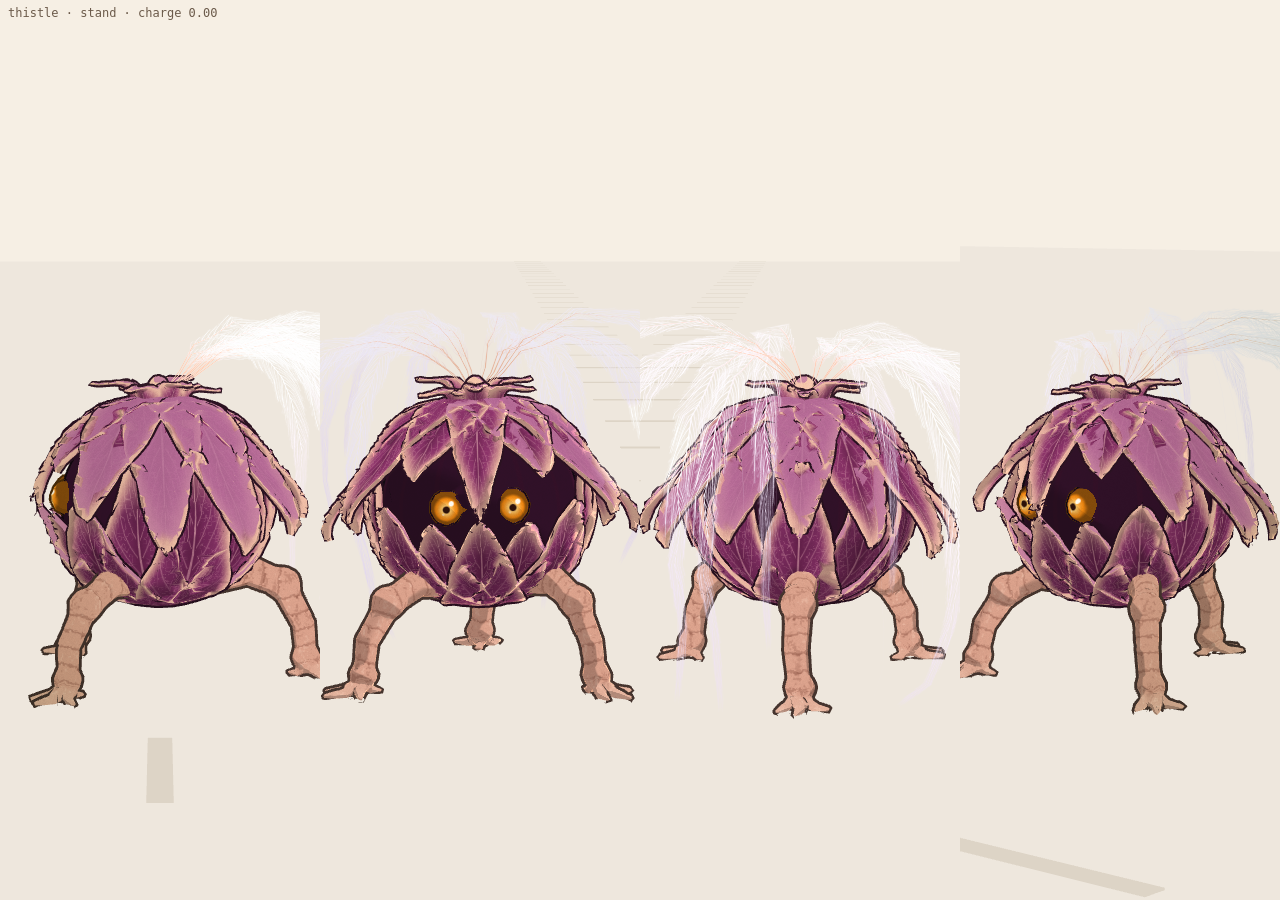
<file: tools/runner/thistle.html>
<!doctype html>
<html lang="en">
  <head>
    <meta charset="utf-8" />
    <title>Thistle viewer</title>
    <style>
      html, body { margin: 0; height: 100%; background: #f6efe4; overflow: hidden; }
      canvas { display: block; }
      #label { position: fixed; left: 8px; top: 6px; font: 12px ui-monospace, monospace; color: #6b5a4a; }
    </style>
  </head>
  <body>
    <div id="label"></div>
    <script type="module">
      // Teasel, the storm thistle, turned round like a reference sheet, or a
      // film strip of it moving. Serve the repository root and open
      // tools/runner/thistle.html.
      //   ?pose=stand|sit|run|leap|glide|zap   what it's doing
      //   &t=<s>        how long into it (the jumps: how long it runs first,
      //                 then winds up and jumps; zap: how long it runs first,
      //                 then travels through a spark 2.4 m across and ahead)
      //   &v=<m/s>      its pace over the ground
      //   &charge=<0..1>  how much static it holds (default 0); &build=<s>
      //                 instead: it charges from nothing over that long
      //   &views=left,front,back,right,three,backThree,top,game   one view
      //                 each (game: from the runner's camera, a lane over,
      //                 phone-shaped)...
      //   &strip=<n>&every=<frames>   ...or a film strip: n frames of the
      //                 first view, every so many frames apart (60 a second)
      //   &from=<s>     where the strip starts
      //   &zoom=, &y=, &z=, &up=   framing; &ink=0 hides the outline
      //   &bg=0         a transparent background (for portraits)
      //   &look=camera  its eyes turned to you
      //   &follow=0     the camera stays put as it jumps
      import * as THREE from '../../vendor/three/three.module.min.js';
      import { shared } from '../../src/render/shaders.js';
      import { makeMarksTexture, makeNoiseTexture } from '../../src/render/textures.js';
      import { loadRunner } from '../../src/game/runner-asset.js';
      import { Thistle, ZAP } from '../../src/game/thistle.js';
      import { WORLD_ORDER } from '../../src/world/index.js';
      import { CONFIG } from '../../src/config.js';
      const WORLD_DEFS = await Promise.all(WORLD_ORDER.map((e) => e.load().then((m) => m.default)));

      const q = new URLSearchParams(location.search);
      const pose = q.get('pose') || 'stand';
      const T = Number(q.get('t') || 1.2);
      const strip = Number(q.get('strip') || 0);
      const every = Number(q.get('every') || 3);
      const views = strip ? Array(strip).fill((q.get('views') || 'left').split(',')[0]) : (q.get('views') || 'left,front,back,three').split(',');
      const zoom = Number(q.get('zoom') || 1);
      const focusY = Number(q.get('y') || 0.42);
      const focusZ = Number(q.get('z') || 0);
      const transparent = q.get('bg') === '0';
      const renderer = new THREE.WebGLRenderer({ antialias: true, alpha: transparent, preserveDrawingBuffer: true });
      if (transparent) document.body.style.background = document.documentElement.style.background = 'transparent';
      renderer.setPixelRatio(Math.min(2, devicePixelRatio));
      renderer.setSize(innerWidth, innerHeight);
      renderer.autoClear = false;
      document.body.appendChild(renderer.domElement);
      shared.uMarks.value = makeMarksTexture();
      shared.uNoise.value = makeNoiseTexture();
      shared.uResolution.value.set(innerWidth, innerHeight);
      const asset = await loadRunner('../../assets/thistle/');
      const env = WORLD_DEFS[Number(q.get('world') || 0)].env;
      const th = new Thistle(env, asset);
      window.th = th;
      th.u.uSunColor.value.set(0, 0, 0);
      const scene = new THREE.Scene();
      for (const o of th.objects) if (o !== th.shadow) scene.add(o);
      if (q.get('ink') === '0') th.inkMesh.visible = false;
      // (&hide=crown,arcs,body: leave parts out, to look at the rest)
      const hide = (q.get('hide') || '').split(',');
      const ground = new THREE.Mesh(new THREE.PlaneGeometry(60, 60).rotateX(-Math.PI / 2), new THREE.MeshBasicMaterial({ color: 0xd9ccb8 }));
      ground.position.y = -0.001;
      if (!transparent) scene.add(ground);
      // (a stripe every metre, so you can see it go)
      for (let k = -30; k <= 30 && !transparent; k++) {
        const m = new THREE.Mesh(new THREE.BoxGeometry(0.4, 0.004, 0.04), new THREE.MeshBasicMaterial({ color: 0xb8a890 }));
        m.position.set(-0.7, 0, -k);
        scene.add(m);
      }
      const yaws = { front: 0, left: -Math.PI / 2, back: Math.PI, right: Math.PI / 2, three: -0.7, backThree: Math.PI - 0.7, top: 0 };
      const w = innerWidth / views.length;
      renderer.setClearColor(0xf6efe4, transparent ? 0 : 1);
      renderer.clear();
      let travel = 0;
      const cam = new THREE.PerspectiveCamera(22 / zoom, w / innerHeight, 0.1, 80);
      function render(i) {
        const name = views[i];
        if (name === 'game') {
          // the runner's camera: the runner a lane to its left, a little behind it
          cam.fov = 76;
          cam.aspect = w / innerHeight;
          cam.updateProjectionMatrix();
          const rx = x - 2.4, rz = -travel + 1.0;
          cam.position.set(rx, CONFIG.camera.height, rz + CONFIG.camera.back);
          cam.lookAt(rx, CONFIG.camera.lookHeight, rz - CONFIG.camera.lookAhead);
        } else {
          cam.fov = 22 / zoom;
          cam.aspect = w / innerHeight;
          cam.updateProjectionMatrix();
          const a = yaws[name] ?? 0;
          const d = 4.2;
          const up = name === 'top' ? 4 : Number(q.get('up') || 0.45);
          const fy = focusY + (q.get('follow') === '0' ? 0 : y * 0.85);
          cam.position.set(Math.sin(a) * d + x, fy + up, focusZ - Math.cos(a) * d - travel);
          cam.lookAt(x, fy, focusZ - travel);
        }
        shared.uCamPos.value.copy(cam.position);
        renderer.setViewport(i * w, 0, w, innerHeight);
        renderer.setScissor(i * w, 0, w, innerHeight);
        renderer.setScissorTest(true);
        renderer.render(scene, cam);
      }

      // --- the simulation ---------------------------------------------------
      const dt = 1 / 60;
      const C = { ...CONFIG.companion, ...(CONFIG.companion.thistle || {}) };
      const v = Number(q.get('v') || 12);
      const G = C.gravity;
      const jump = { leap: C.leap, glide: C.glide?.hop ?? 0.55 }[pose];
      const wind = (C.windup && C.windup.leap) || 0.1;
      const build = Number(q.get('build') || 0);
      const at = new THREE.Vector3();
      const qi = new THREE.Quaternion();
      const vel = new THREE.Vector3();
      let y = 0, vy = 0, x = 0, air = null, crouch = null, jumped = false, zapped = false;
      function step(i) {
        const s = i * dt;
        const moving = pose === 'run' || pose === 'zap' || jump;
        th.charge = build ? Math.min(1, s / build) : Number(q.get('charge') || (pose === 'zap' ? 1 : 0));
        if (jump && !jumped && s >= T) {
          crouch = { t: 0 };
          jumped = true;
        }
        if (crouch) {
          crouch.t += dt;
          if (crouch.t >= wind) {
            crouch = null;
            vy = Math.sqrt(2 * G * jump);
            air = { t: 0, T: (2 * vy) / G };
          }
        }
        let glide = 0;
        if (air) {
          // (gliding: once over the top it falls slowly, held up by its crown)
          const g = pose === 'glide' && vy < 0 ? G * (C.glide?.fall ?? 0.22) : G;
          if (pose === 'glide' && vy < 0) vy = Math.max(vy, -(C.glide?.sink ?? 1.4));
          glide = pose === 'glide' && vy < 0.5 ? 1 : 0;
          y += vy * dt - 0.5 * g * dt * dt;
          vy -= g * dt;
          air.t += dt;
          if (y <= 0 && vy < 0) {
            y = 0;
            th.land(Math.min(1.4, -vy / 8));
            vy = 0;
            air = null;
          }
        }
        th.glide += (glide - th.glide) * (1 - Math.exp(-dt * 8));
        if (pose === 'zap' && !zapped && s >= T) {
          zapped = true;
          th.zap({ x, y: 0, d: travel }, { x: x + 2.4, y: 0, d: travel + v * (ZAP.lock + ZAP.travel) + 6.0 });
        }
        if (th.zapReady) {
          x += 2.4;
          travel = th.zapTo.d - v * 0 ;
          th.arrive();
        }
        if (zapped && th.loosed && th.charge > 0 && !build) q.set('charge', '0');
        if (moving) travel += v * dt;
        vel.set(0, air ? vy : 0, moving ? -v : 0);
        at.set(x, y, -travel);
        th.place(at, qi, 0, 0);
        th.happy = 0;
        th.act = { idle: pose === 'sit' || pose === 'stand' ? 1 : 0 };
        if (q.get('look') === 'camera') {
          th.lookAt = new THREE.Vector3(0, 0.5, -4);
          th.lookW = 1;
        }
        let ctx;
        if (air) ctx = { speed: v, vel, mode: 'air', airT: air.t, airDur: air.T, airKind: pose, fall: G };
        else if (moving) ctx = { speed: v, vel, mode: 'run', crouch: crouch ? crouch.t / wind : 0, crouchKind: pose, lat: 0 };
        else ctx = { speed: 0, vel, mode: pose };
        th.update(dt, ctx);
        th.after(-travel, travel);
      }
      const hideParts = () => {
        if (hide.includes('crown')) th.crown.mesh.visible = false;
        if (hide.includes('arcs')) th.arcs.mesh.visible = false;
        if (hide.includes('body')) th.root.visible = false;
      };
      const start = Math.max(1, Math.round((q.has('from') ? Number(q.get('from')) : jump || pose === 'zap' ? Math.max(0.5, T - 0.05) : T) / dt));
      let frame = 0;
      for (; frame < start; frame++) step(frame);
      hideParts();
      if (strip) {
        for (let i = 0; i < views.length; i++) {
          hideParts();
          render(i);
          for (let k = 0; k < every; k++) step(frame++);
        }
      } else views.forEach((_, i) => render(i));
      document.getElementById('label').textContent = transparent ? '' : `thistle · ${pose} · charge ${th.charge.toFixed(2)}${strip ? ` · every ${every} frames` : ''}`;
      window.__ready = true;
    </script>
  </body>
</html>
</file>
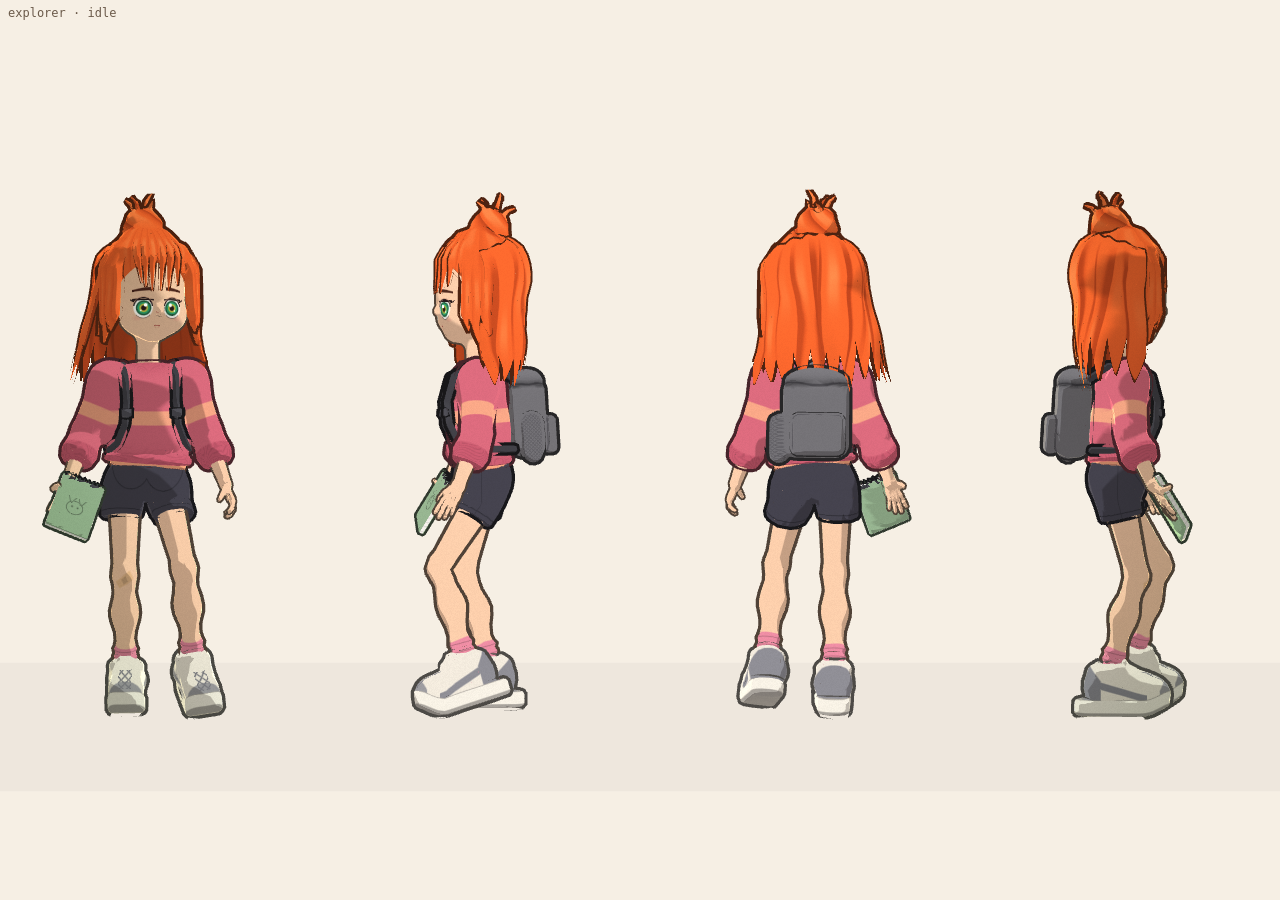
<file: tools/runner/view.html>
<!doctype html>
<html lang="en">
  <head>
    <meta charset="utf-8" />
    <title>Runner viewer</title>
    <style>
      html, body { margin: 0; height: 100%; background: #f6efe4; overflow: hidden; }
      canvas { display: block; }
      #label { position: fixed; left: 8px; top: 6px; font: 12px ui-monospace, monospace; color: #6b5a4a; }
    </style>
  </head>
  <body>
    <div id="label"></div>
    <script type="module">
      // A turnaround of a runner like their reference sheet: front, their
      // left side, back, their right side - posed (?pose=idle|run|jump|slide|bind)
      // at ?t=<seconds> into it (and the skater's board tricks: &flat=). Serve the repository root and open
      // tools/runner/view.html?runner=explorer
      import * as THREE from '../../vendor/three/three.module.min.js';
      import { shared } from '../../src/render/shaders.js';
      import { makeMarksTexture, makeNoiseTexture } from '../../src/render/textures.js';
      import { loadRunner } from '../../src/game/runner-asset.js';
      import { characterById } from '../../src/game/characters.js';
      import { WORLD_ORDER } from '../../src/world/index.js';
      // (the worlds' modules, loaded as the game loads them)
      const WORLD_DEFS = await Promise.all(WORLD_ORDER.map((e) => e.load().then((m) => m.default)));

      const q = new URLSearchParams(location.search);
      const char = characterById(q.get('runner') || 'explorer');
      await char.load();
      const pose = q.get('pose') || 'idle';
      const T = Number(q.get('t') || 1.2);
      const views = (q.get('views') || 'front,left,back,right').split(',');
      const zoom = Number(q.get('zoom') || 1);
      const focusY = Number(q.get('y') || 0.82);
      const renderer = new THREE.WebGLRenderer({ antialias: true });
      renderer.setPixelRatio(Math.min(2, devicePixelRatio));
      renderer.setSize(innerWidth, innerHeight);
      renderer.autoClear = false;
      document.body.appendChild(renderer.domElement);
      shared.uMarks.value = makeMarksTexture();
      shared.uNoise.value = makeNoiseTexture();
      shared.uResolution.value.set(innerWidth, innerHeight);
      const asset = await loadRunner('../../' + char.asset);
      const env = WORLD_DEFS[0].env;
      const runner = char.make(env, asset);
      runner.reset();
      // (&style=pump|reach: the bunny keeps to one of his two runs;
      // flow|chill|low: the skater rides in one mood)
      if (q.get('style') && runner.holdStyle) runner.holdStyle(q.get('style'));
      // (&sword=out|in: the samurai keeps his sword drawn, or sheathed)
      if (q.get('sword') && runner.holdSword) runner.holdSword(q.get('sword'));
      // (&hands=fist|open|loose|relaxed|claw|hook|flat: both hands held in
      // that shape whatever they're doing - see src/game/hands.js)
      if (q.get('hands') && runner.hands) {
        const k = q.get('hands');
        Object.defineProperty(runner, 'handKit', { value: { ...runner.handKit, idle: k, run: k, jump: k, slide: k, crash: k, pump: 0, land: 0, lane: 0, hold: null } });
        runner.fidget.t = 1e9;
      }
      runner.mode = pose === 'idle' || pose === 'bind' ? 'idle' : 'run';
      const scene = new THREE.Scene();
      scene.add(runner.root);
      const cam = new THREE.PerspectiveCamera(22 / zoom, innerWidth / views.length / innerHeight, 0.1, 50);
      const dt = 1 / 60;
      // (&speed=: how fast they run, m/s - 12 to 28 in the game)
      const V = Number(q.get('speed') || 14);
      // pose: step the runner there
      if (pose !== 'bind') {
        if (pose === 'jump') {
          for (let i = 0; i < 60; i++) runner.update(dt, V, () => 0);
          if (q.get('trick')) {
            runner.deck = [q.get('trick')];
            runner.nextTrick = q.get('trick');
          }
          // (&item=umbrella|balloon|dandelion: what the bunny floats on)
          if (q.get('item')) runner.nextItem = q.get('item');
          // (&turn=1|-1: which way the bunny's side flip turns)
          if (q.get('turn')) runner.nextSide = Number(q.get('turn'));
          runner.action('up');
          const n = Math.round(Number(q.get('jt') || 0.3) / dt);
          for (let i = 0; i < n; i++) runner.update(dt, V, () => 0);
        } else if (pose === 'slide') {
          for (let i = 0; i < 60; i++) runner.update(dt, V, () => 0);
          // (&side=1: lead with the left leg, -1 the right)
          if (q.get('side')) runner.slideSide = -Number(q.get('side'));
          runner.action('down');
          const n = Math.round(Number(q.get('jt') || 0.3) / dt);
          for (let i = 0; i < n; i++) runner.update(dt, V, () => 0);
        } else {
          // (&carry=1: the elder picks up his stick as soon as he can)
          if (q.get('carry') && runner.carry) runner.carry.next = 0;
          const n = Math.round(T / dt);
          for (let i = 0; i < n; i++) runner.update(dt, pose === 'run' ? V : 0, () => 0);
          // (&flat=manual|tictac|shuvit: the skater plays with her board,
          // &jt= seconds into it)
          if (q.get('flat') && runner.startFlat) {
            runner.startFlat(q.get('flat'), q.get('dur') ? Number(q.get('dur')) : undefined);
            const m = Math.round(Number(q.get('jt') || 0.3) / dt);
            for (let i = 0; i < m; i++) runner.update(dt, V, () => 0);
          }
        }
      }
      runner.place(0, 0);
      runner.shadow.visible = false;
      // (&ink=0: without the ink outline)
      if (q.get('ink') === '0' && runner.inkMesh) runner.inkMesh.visible = false;
      // (&follow=1: the cameras rise with them, up through a jump)
      const lift = q.get('follow') ? runner.y : 0;
      // the ground, and a mark every 10 cm up a pole beside them
      const ground = new THREE.Mesh(new THREE.PlaneGeometry(3, 3).rotateX(-Math.PI / 2), new THREE.MeshBasicMaterial({ color: 0xd9ccb8 }));
      ground.position.y = -0.001;
      scene.add(ground);
      for (let k = 0; k <= 20; k++) {
        const m = new THREE.Mesh(new THREE.BoxGeometry(0.03, 0.004, 0.03), new THREE.MeshBasicMaterial({ color: k % 5 ? 0xb8a890 : 0x8a7a64 }));
        m.position.set(-0.6, k * 0.1, 0.6);
        scene.add(m);
      }
      // views: [name, yaw of the camera round the runner]
      const yaws = { front: 0, left: -Math.PI / 2, back: Math.PI, right: Math.PI / 2, three: -0.6, backThree: Math.PI - 0.6 };
      const w = innerWidth / views.length;
      renderer.setClearColor(0xf6efe4, 1);
      renderer.clear();
      // (&at=handR: the cameras look at that bone instead - a hand, close
      // up with &zoom=)
      const at = new THREE.Vector3(0, focusY + lift, 0);
      if (q.get('at') && runner.b[q.get('at')]) {
        runner.root.updateMatrixWorld(true);
        runner.b[q.get('at')].getWorldPosition(at);
      }
      views.forEach((v, i) => {
        const a = yaws[v] ?? 0;
        const d = 7.2;
        cam.position.set(at.x + Math.sin(a) * d, at.y + Number(q.get('up') || 0.1), at.z - Math.cos(a) * d);
        cam.lookAt(at);
        shared.uCamPos.value.copy(cam.position);
        renderer.setViewport(i * w, 0, w, innerHeight);
        renderer.setScissor(i * w, 0, w, innerHeight);
        renderer.setScissorTest(true);
        renderer.render(scene, cam);
      });
      document.getElementById('label').textContent = `${char.id} · ${pose}`;
      window.__ready = true;
    </script>
  </body>
</html>
</file>
